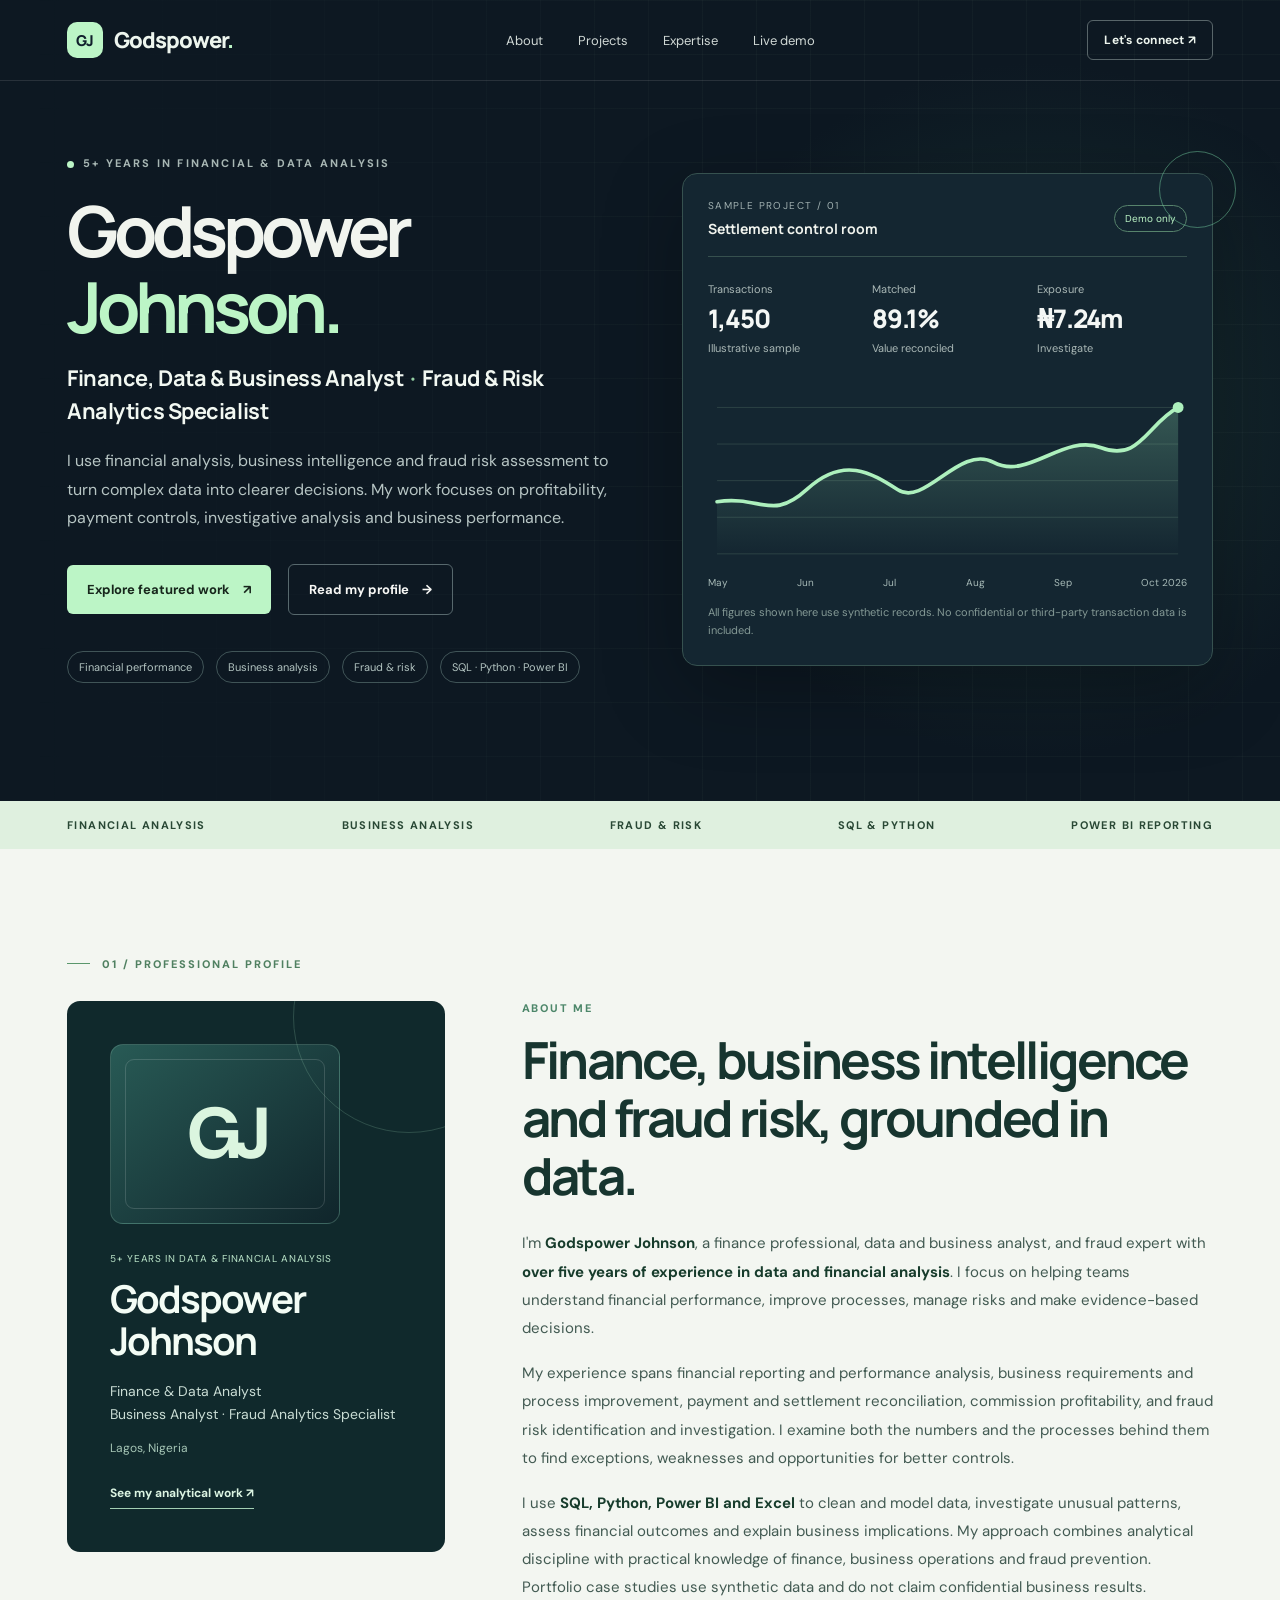
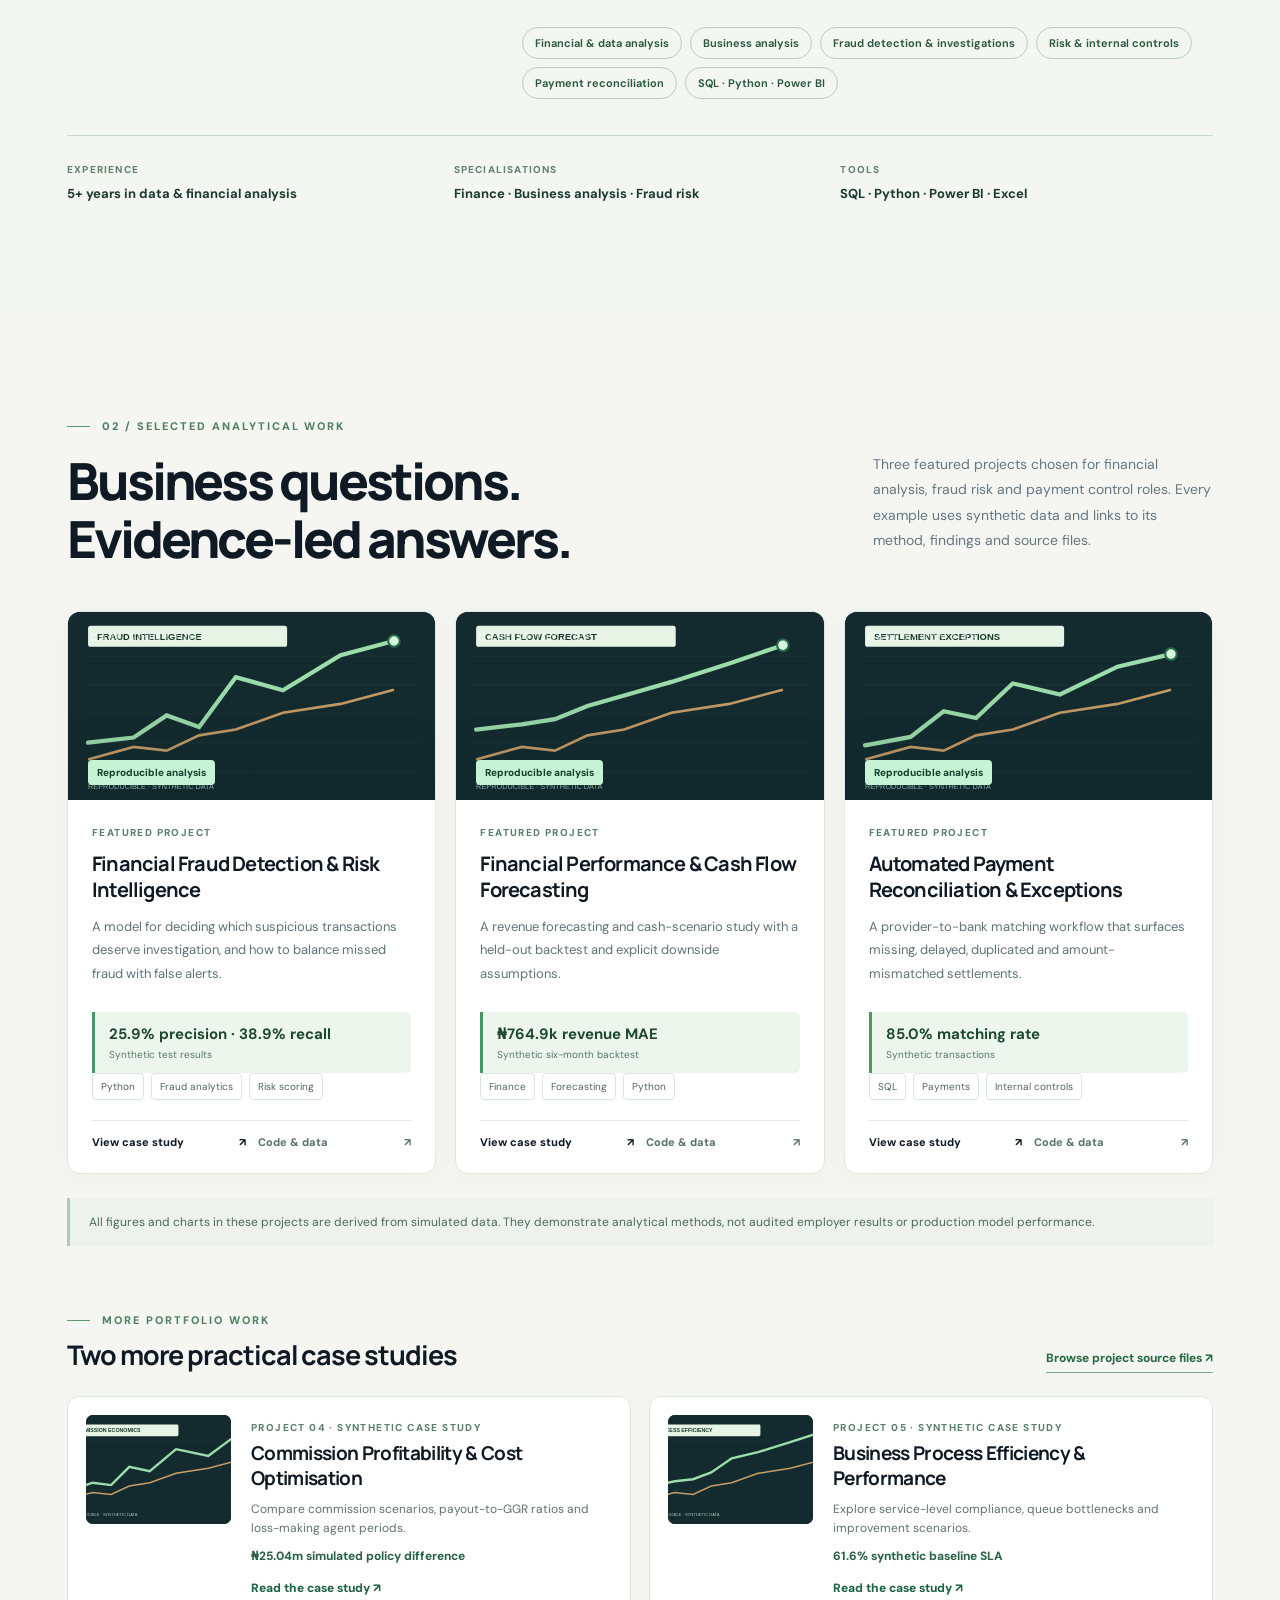
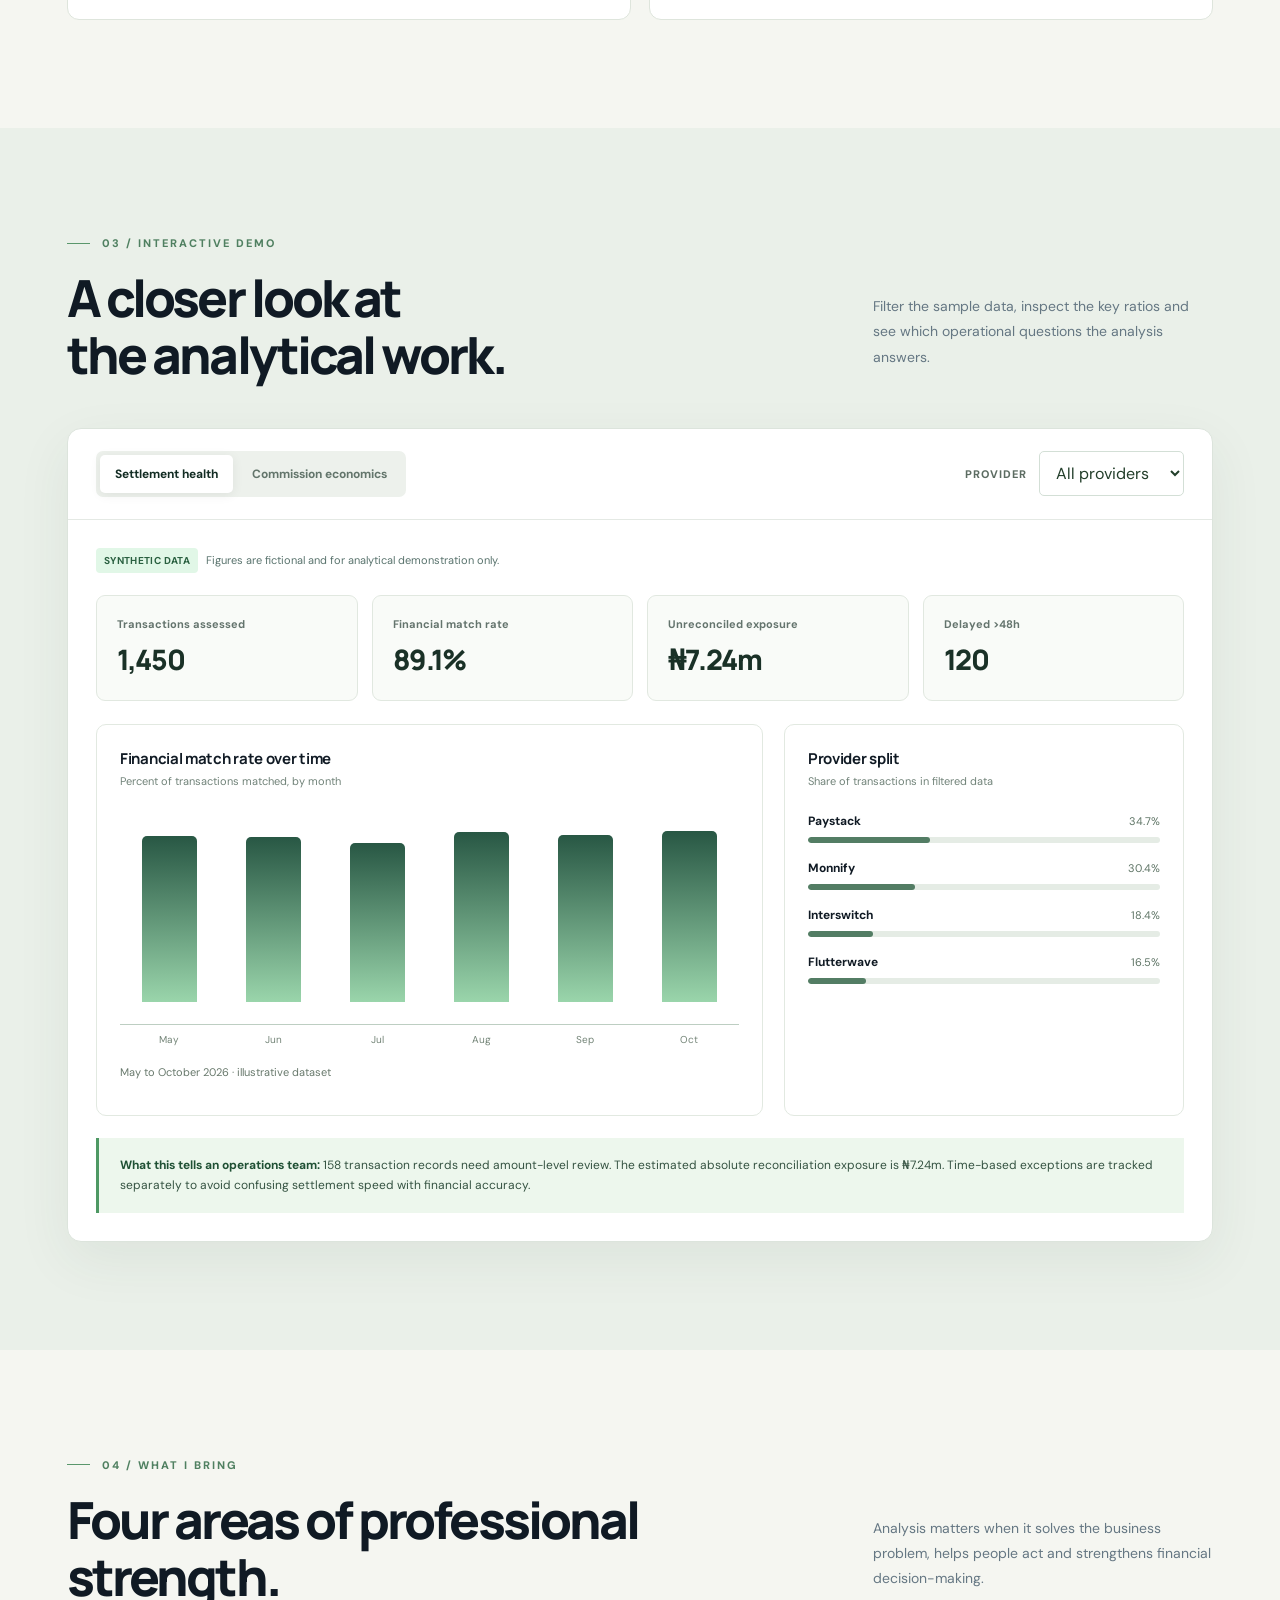
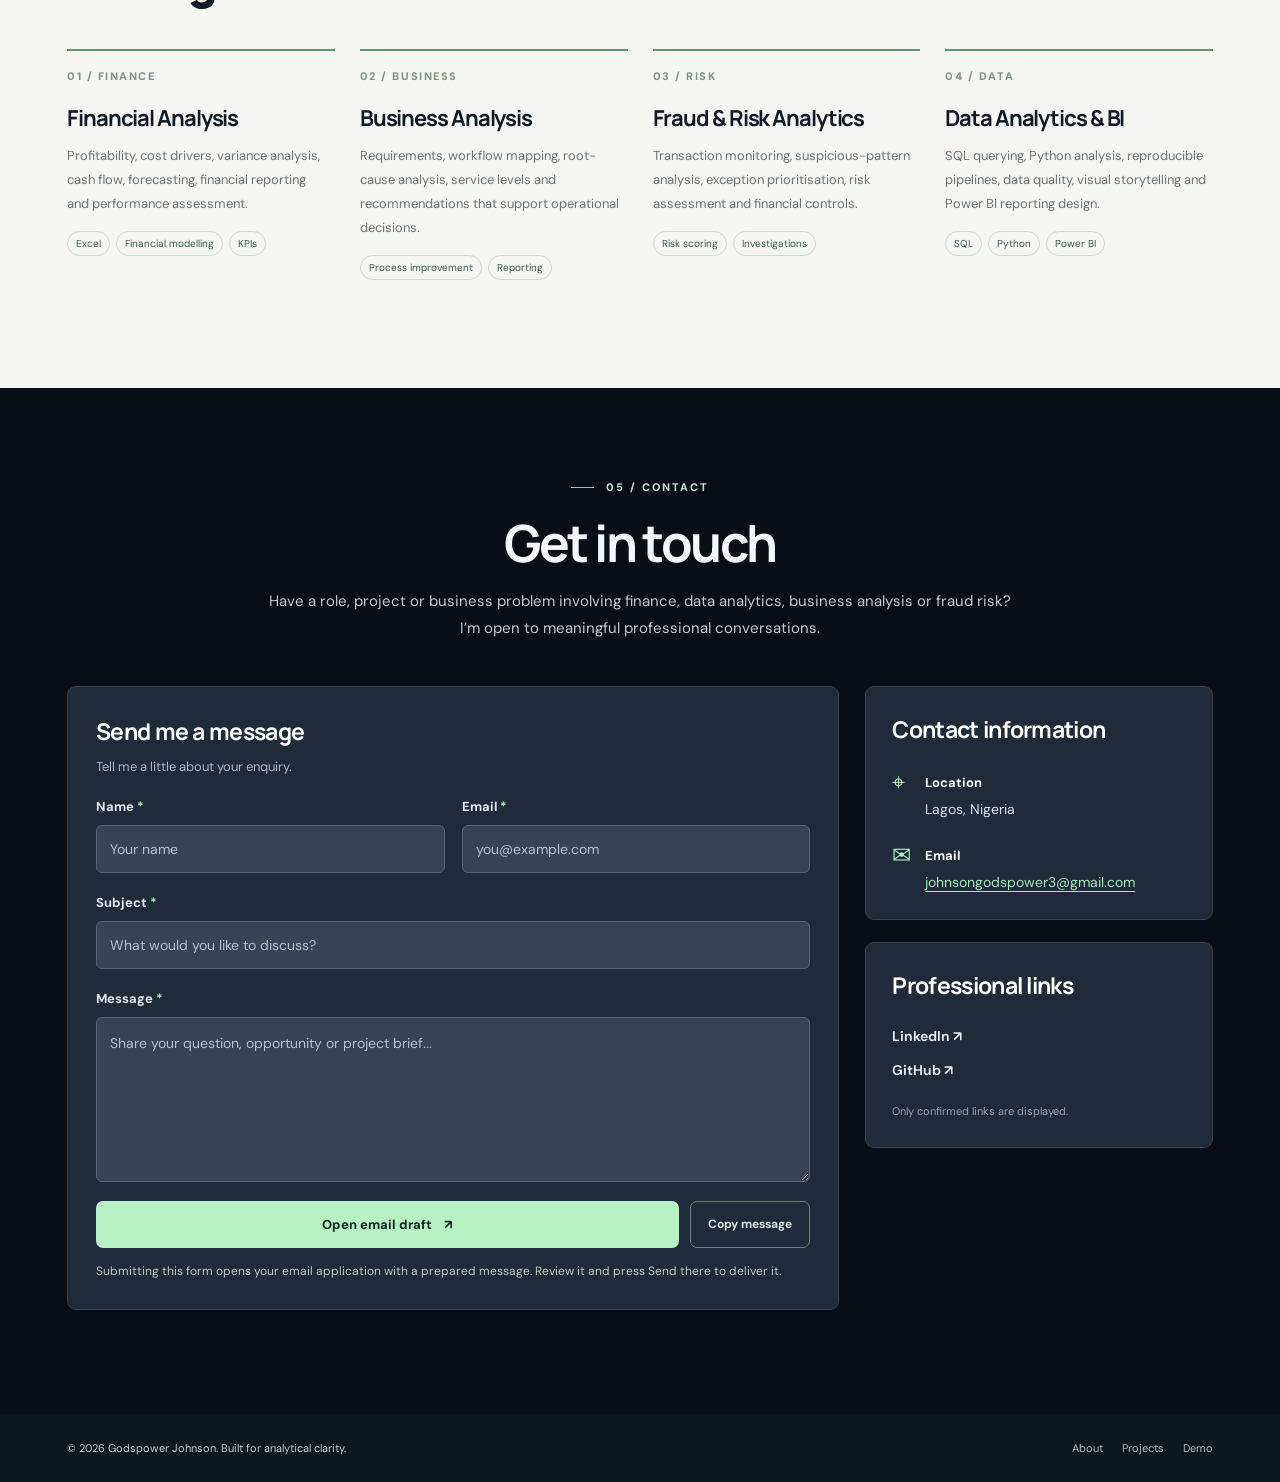
<file: index.html>
<!doctype html>
<html lang="en"><head><meta charset="utf-8"><meta name="viewport" content="width=device-width,initial-scale=1"><meta name="description" content="Godspower Johnson, Finance, Data and Business Analyst with 5+ years of analytical experience. Specialising in financial analytics, fraud risk, payments, SQL, Python and Power BI."><meta name="theme-color" content="#0d1822"><meta property="og:title" content="Godspower Johnson | Finance, Data & Business Analytics"><meta property="og:description" content="5+ years in data and financial analysis. Explore finance, fraud risk, business analysis and payment operations case studies built with SQL and Python."><meta property="og:type" content="website"><title>Godspower Johnson | Finance, Data, Business & Fraud Analytics</title><link rel="stylesheet" href="assets/styles.css"></head>
<body>
<header class="nav"><div class="container nav-inner"><a class="brand" href="#home" aria-label="Homepage"><span class="brand-mark">GJ</span><span>Godspower<span style="color:#bcf5c6">.</span></span></a><nav class="nav-links" aria-label="Main menu"><a href="#about">About</a><a href="#work">Projects</a><a href="#expertise">Expertise</a><a href="#demo">Live demo</a></nav><a class="nav-cta" href="#contact">Let's connect ↗</a><nav class="mobile-nav" aria-label="Mobile menu"><a href="#work">Projects</a><a href="#about">About</a><a href="#contact">Contact</a></nav></div></header>
<main id="home">
<section class="hero"><div class="container hero-grid"><div class="hero-intro">
<div class="eyebrow"><span class="dot"></span>5+ YEARS IN FINANCIAL &amp; DATA ANALYSIS</div>
<h1>Godspower<br><span>Johnson.</span></h1>
<p class="hero-role">Finance, Data &amp; Business Analyst <span aria-hidden="true">·</span> Fraud &amp; Risk Analytics Specialist</p>
<p class="hero-description">I use financial analysis, business intelligence and fraud risk assessment to turn complex data into clearer decisions. My work focuses on profitability, payment controls, investigative analysis and business performance.</p>
<div class="hero-actions"><a class="btn btn-primary" href="#work">Explore featured work <span aria-hidden="true">↗</span></a><a class="btn btn-secondary" href="#about">Read my profile <span aria-hidden="true">→</span></a></div>
<div class="hero-tags"><span>Financial performance</span><span>Business analysis</span><span>Fraud &amp; risk</span><span>SQL · Python · Power BI</span></div>
</div><div class="snapshot" aria-label="Synthetic payment reconciliation dashboard preview"><div class="snapshot-head"><div><div class="mini-label">Sample project / 01</div><div class="panel-title" style="margin-top:7px">Settlement control room</div></div><div class="live-pill">Demo only</div></div><div class="stat-grid"><div><div class="stat-caption">Transactions</div><div class="stat-val" id="heroTx">1,450</div><div class="stat-caption">Illustrative sample</div></div><div><div class="stat-caption">Matched</div><div class="stat-val" id="heroMatch">—</div><div class="stat-caption">Value reconciled</div></div><div><div class="stat-caption">Exposure</div><div class="stat-val" id="heroGap">—</div><div class="stat-caption">Investigate</div></div></div><div class="snapshot-chart"><svg role="img" aria-label="Decorative illustration of settlement matching over six months" viewBox="0 0 530 200" preserveAspectRatio="none"><defs><linearGradient id="graphFade" x1="0" x2="0" y1="0" y2="1"><stop stop-color="#93e5b5" stop-opacity=".26"/><stop offset="1" stop-color="#93e5b5" stop-opacity="0"/></linearGradient></defs><g stroke="#46605a" stroke-width="1" opacity=".52"><path d="M10 30H520 M10 70H520 M10 110H520 M10 150H520 M10 190H520"/></g><path d="M10 133 C60 126,70 155,110 119 S180 101,210 120 S278 70,316 90 S393 58,435 74 S486 48,520 30 L520 190 L10 190 Z" fill="url(#graphFade)"/><path d="M10 133 C60 126,70 155,110 119 S180 101,210 120 S278 70,316 90 S393 58,435 74 S486 48,520 30" fill="none" stroke="#adf0bd" stroke-width="4" stroke-linecap="round"/><circle cx="520" cy="30" r="6" fill="#adf0bd"/></svg></div><div class="snapshot-footer"><span>May</span><span>Jun</span><span>Jul</span><span>Aug</span><span>Sep</span><span>Oct 2026</span></div><p class="footnote">All figures shown here use synthetic records. No confidential or third-party transaction data is included.</p></div></div></section>
<div class="strip"><div class="container strip-inner"><span>FINANCIAL ANALYSIS</span><span>BUSINESS ANALYSIS</span><span>FRAUD &amp; RISK</span><span>SQL &amp; PYTHON</span><span>POWER BI REPORTING</span></div></div>
<section id="about" class="section profile-section" aria-labelledby="profile-title">
<div class="container">
<div class="section-kicker">01 / Professional profile</div>
<div class="profile-layout">
  <aside class="profile-identity" aria-label="Godspower Johnson profile card">
    <div class="profile-avatar" aria-label="Initials GJ, used until a personal headshot is provided"><span>GJ</span></div>
    <div class="profile-availability">5+ years in data &amp; financial analysis</div>
    <h2 class="profile-name">Godspower<br>Johnson</h2>
    <p class="profile-position">Finance &amp; Data Analyst<br>Business Analyst · Fraud Analytics Specialist</p>
    <p class="profile-location">Lagos, Nigeria</p>
    <a class="profile-link" href="#work">See my analytical work ↗</a>
  </aside>
  <div class="profile-story">
    <div class="profile-overline">ABOUT ME</div>
    <h2 id="profile-title">Finance, business intelligence and fraud risk, grounded in data.</h2>
    <p>I'm <strong>Godspower Johnson</strong>, a finance professional, data and business analyst, and fraud expert with <strong>over five years of experience in data and financial analysis</strong>. I focus on helping teams understand financial performance, improve processes, manage risks and make evidence-based decisions.</p>
    <p>My experience spans financial reporting and performance analysis, business requirements and process improvement, payment and settlement reconciliation, commission profitability, and fraud risk identification and investigation. I examine both the numbers and the processes behind them to find exceptions, weaknesses and opportunities for better controls.</p>
    <p>I use <strong>SQL, Python, Power BI and Excel</strong> to clean and model data, investigate unusual patterns, assess financial outcomes and explain business implications. My approach combines analytical discipline with practical knowledge of finance, business operations and fraud prevention. Portfolio case studies use synthetic data and do not claim confidential business results.</p>
    <div class="profile-specialties" aria-label="Professional specialisms"><span>Financial &amp; data analysis</span><span>Business analysis</span><span>Fraud detection &amp; investigations</span><span>Risk &amp; internal controls</span><span>Payment reconciliation</span><span>SQL · Python · Power BI</span></div>
  </div>
</div>
<div class="profile-facts">
  <div><span class="profile-fact-label">EXPERIENCE</span><strong>5+ years in data &amp; financial analysis</strong></div>
  <div><span class="profile-fact-label">SPECIALISATIONS</span><strong>Finance · Business analysis · Fraud risk</strong></div>
  <div><span class="profile-fact-label">TOOLS</span><strong>SQL · Python · Power BI · Excel</strong></div>
</div>
</div>
</section>
<section id="work" class="section work-section" aria-labelledby="featured-title"><div class="container"><div class="section-kicker">02 / Selected analytical work</div><div class="section-head"><h2 id="featured-title">Business questions.<br>Evidence-led answers.</h2><p>Three featured projects chosen for financial analysis, fraud risk and payment control roles. Every example uses synthetic data and links to its method, findings and source files.</p></div>
<div class="projects-grid featured-grid"><article class="project-card featured-card">
<div class="project-art"><img loading="lazy" src="projects/fraud-intelligence/results/preview.svg" alt="Financial Fraud Detection & Risk Intelligence data visualisation"><span class="project-number">CASE STUDY / 01</span><span class="project-badge">Reproducible analysis</span></div>
<div class="card-body"><p class="project-category">FEATURED PROJECT</p><h3>Financial Fraud Detection &amp; Risk Intelligence</h3><p>A model for deciding which suspicious transactions deserve investigation, and how to balance missed fraud with false alerts.</p><div class="project-finding"><strong>25.9% precision · 38.9% recall</strong><span>Synthetic test results</span></div>
<div class="chips"><span class="chip">Python</span><span class="chip">Fraud analytics</span><span class="chip">Risk scoring</span></div>
<div class="project-actions"><a class="card-link" href="projects/fraud-intelligence/index.html">View case study <span aria-hidden="true">↗</span></a><a class="card-link card-link-secondary" href="https://github.com/GodspowerJohn/financial-data-portfolio/tree/main/projects/fraud-intelligence" target="_blank" rel="noopener noreferrer">Code &amp; data <span aria-hidden="true">↗</span></a></div></div></article>
<article class="project-card featured-card">
<div class="project-art"><img loading="lazy" src="projects/cashflow-forecast/results/preview.svg" alt="Financial Performance & Cash Flow Forecasting data visualisation"><span class="project-number">CASE STUDY / 02</span><span class="project-badge">Reproducible analysis</span></div>
<div class="card-body"><p class="project-category">FEATURED PROJECT</p><h3>Financial Performance &amp; Cash Flow Forecasting</h3><p>A revenue forecasting and cash-scenario study with a held-out backtest and explicit downside assumptions.</p><div class="project-finding"><strong>₦764.9k revenue MAE</strong><span>Synthetic six-month backtest</span></div>
<div class="chips"><span class="chip">Finance</span><span class="chip">Forecasting</span><span class="chip">Python</span></div>
<div class="project-actions"><a class="card-link" href="projects/cashflow-forecast/index.html">View case study <span aria-hidden="true">↗</span></a><a class="card-link card-link-secondary" href="https://github.com/GodspowerJohn/financial-data-portfolio/tree/main/projects/cashflow-forecast" target="_blank" rel="noopener noreferrer">Code &amp; data <span aria-hidden="true">↗</span></a></div></div></article>
<article class="project-card featured-card">
<div class="project-art"><img loading="lazy" src="projects/payment-reconciliation/results/preview.svg" alt="Automated Payment Reconciliation & Exceptions data visualisation"><span class="project-number">CASE STUDY / 03</span><span class="project-badge">Reproducible analysis</span></div>
<div class="card-body"><p class="project-category">FEATURED PROJECT</p><h3>Automated Payment Reconciliation &amp; Exceptions</h3><p>A provider-to-bank matching workflow that surfaces missing, delayed, duplicated and amount-mismatched settlements.</p><div class="project-finding"><strong>85.0% matching rate</strong><span>Synthetic transactions</span></div>
<div class="chips"><span class="chip">SQL</span><span class="chip">Payments</span><span class="chip">Internal controls</span></div>
<div class="project-actions"><a class="card-link" href="projects/payment-reconciliation/index.html">View case study <span aria-hidden="true">↗</span></a><a class="card-link card-link-secondary" href="https://github.com/GodspowerJohn/financial-data-portfolio/tree/main/projects/payment-reconciliation" target="_blank" rel="noopener noreferrer">Code &amp; data <span aria-hidden="true">↗</span></a></div></div></article></div>
<div class="project-caveat">All figures and charts in these projects are derived from simulated data. They demonstrate analytical methods, not audited employer results or production model performance.</div>
<div id="all-projects" class="more-head"><div><div class="section-kicker">More portfolio work</div><h3>Two more practical case studies</h3></div><a class="all-code-link" href="https://github.com/GodspowerJohn/financial-data-portfolio/tree/main/projects" target="_blank" rel="noopener noreferrer">Browse project source files ↗</a></div>
<div class="more-projects"><article class="more-project"><img loading="lazy" src="projects/commission-profitability/results/preview.svg" alt="" aria-hidden="true">
<div class="more-project-copy"><span class="project-category">PROJECT 04 · SYNTHETIC CASE STUDY</span><h3>Commission Profitability &amp; Cost Optimisation</h3><p>Compare commission scenarios, payout-to-GGR ratios and loss-making agent periods.</p><p class="more-metric">₦25.04m simulated policy difference</p><a href="projects/commission-profitability/index.html" class="more-link">Read the case study <span aria-hidden="true">↗</span></a></div></article>
<article class="more-project"><img loading="lazy" src="projects/process-efficiency/results/preview.svg" alt="" aria-hidden="true">
<div class="more-project-copy"><span class="project-category">PROJECT 05 · SYNTHETIC CASE STUDY</span><h3>Business Process Efficiency &amp; Performance</h3><p>Explore service-level compliance, queue bottlenecks and improvement scenarios.</p><p class="more-metric">61.6% synthetic baseline SLA</p><a href="projects/process-efficiency/index.html" class="more-link">Read the case study <span aria-hidden="true">↗</span></a></div></article></div>
</div></section>
<section id="demo" class="section demo"><div class="container"><div class="section-kicker">03 / Interactive demo</div><div class="section-head"><h2>A closer look at<br>the analytical work.</h2><p>Filter the sample data, inspect the key ratios and see which operational questions the analysis answers.</p></div><div class="demo-shell"><div class="demo-top"><div class="tabs" role="tablist" aria-label="Choose demonstration"><button id="tab-settlement" class="tab" role="tab" aria-selected="true" aria-controls="demo-contents">Settlement health</button><button id="tab-commission" class="tab" role="tab" aria-selected="false" aria-controls="demo-contents">Commission economics</button></div><div class="filter-group"><label for="demo-filter" id="filter-label">Provider</label><select id="demo-filter" aria-label="Provider"><option value="All">All providers</option></select></div></div><div id="demo-contents" class="demo-content" role="tabpanel"><p class="sample-disclaimer"><strong>SYNTHETIC DATA</strong> Figures are fictional and for analytical demonstration only.</p><div id="kpi-row" class="kpi-row" aria-live="polite"></div><div class="demo-panels"><div class="demo-panel"><h3 id="chart-title">Reconciliation trend</h3><p class="panel-note" id="chart-note">Monthly matched transaction rate</p><div class="bar-chart" id="demo-chart" aria-label="Monthly chart"></div><p class="chart-footer" id="chart-footer">May to October 2026 · illustrative dataset</p></div><div class="demo-panel"><h3 id="breakdown-title">Provider split</h3><p class="panel-note" id="breakdown-note">Share of all transactions</p><div class="breakdown" id="demo-breakdown"></div></div></div><div id="demo-insight" class="demo-insight" aria-live="polite"></div></div></div></div></section>
<section id="expertise" class="section expertise-section"><div class="container"><div class="section-kicker">04 / What I bring</div>
<div class="section-head"><h2>Four areas of professional strength.</h2><p>Analysis matters when it solves the business problem, helps people act and strengthens financial decision-making.</p></div>
<div class="expertise-grid competencies-grid">
<article class="skill-card"><div class="skill-index">01 / FINANCE</div><h3>Financial Analysis</h3><p>Profitability, cost drivers, variance analysis, cash flow, forecasting, financial reporting and performance assessment.</p><div class="skill-tags"><span>Excel</span><span>Financial modelling</span><span>KPIs</span></div></article>
<article class="skill-card"><div class="skill-index">02 / BUSINESS</div><h3>Business Analysis</h3><p>Requirements, workflow mapping, root-cause analysis, service levels and recommendations that support operational decisions.</p><div class="skill-tags"><span>Process improvement</span><span>Reporting</span></div></article>
<article class="skill-card"><div class="skill-index">03 / RISK</div><h3>Fraud &amp; Risk Analytics</h3><p>Transaction monitoring, suspicious-pattern analysis, exception prioritisation, risk assessment and financial controls.</p><div class="skill-tags"><span>Risk scoring</span><span>Investigations</span></div></article>
<article class="skill-card"><div class="skill-index">04 / DATA</div><h3>Data Analytics &amp; BI</h3><p>SQL querying, Python analysis, reproducible pipelines, data quality, visual storytelling and Power BI reporting design.</p><div class="skill-tags"><span>SQL</span><span>Python</span><span>Power BI</span></div></article>
</div></div></section>
<section id="contact" class="contact-section" aria-labelledby="contact-heading">
  <div class="container">
    <div class="contact-intro">
      <div class="section-kicker">05 / Contact</div>
      <h2 id="contact-heading">Get in touch</h2>
      <p>Have a role, project or business problem involving finance, data analytics, business analysis or fraud risk? I’m open to meaningful professional conversations.</p>
    </div>
    <div class="contact-layout">
      <div class="contact-panel contact-form-panel">
        <h3>Send me a message</h3>
        <p class="contact-form-help">Tell me a little about your enquiry.</p>
        <form id="contact-form" novalidate>
          <div class="contact-form-grid">
            <div class="contact-field">
              <label for="contact-name">Name <span aria-hidden="true">*</span></label>
              <input id="contact-name" name="name" type="text" placeholder="Your name" autocomplete="name" minlength="2" maxlength="100" required>
            </div>
            <div class="contact-field">
              <label for="contact-email">Email <span aria-hidden="true">*</span></label>
              <input id="contact-email" name="email" type="email" placeholder="you@example.com" autocomplete="email" maxlength="180" required>
            </div>
            <div class="contact-field full">
              <label for="contact-subject">Subject <span aria-hidden="true">*</span></label>
              <input id="contact-subject" name="subject" type="text" placeholder="What would you like to discuss?" maxlength="150" required>
            </div>
            <div class="contact-field full">
              <label for="contact-message">Message <span aria-hidden="true">*</span></label>
              <textarea id="contact-message" name="message" rows="6" placeholder="Share your question, opportunity or project brief..." minlength="10" maxlength="4000" required></textarea>
            </div>
          </div>
          <div class="contact-honeypot" aria-hidden="true"><label for="contact-website">Leave this field empty</label><input id="contact-website" name="website" autocomplete="off" tabindex="-1"></div>
          <div class="contact-form-actions">
            <button type="submit" class="contact-submit">Open email draft <span aria-hidden="true">↗</span></button>
            <button type="button" id="contact-copy" class="contact-copy">Copy message</button>
          </div>
          <p id="contact-status" class="contact-status" role="status" aria-live="polite">Submitting this form opens your email application with a prepared message. Review it and press Send there to deliver it.</p>
        </form>
      </div>
      <aside class="contact-side" aria-label="Contact details and professional links">
        <div class="contact-panel">
          <h3>Contact information</h3>
          <div class="contact-detail">
            <span class="contact-icon" aria-hidden="true">⌖</span>
            <div><strong>Location</strong><p>Lagos, Nigeria</p></div>
          </div>
          <div class="contact-detail">
            <span class="contact-icon" aria-hidden="true">✉</span>
            <div><strong>Email</strong><p id="contact-email-display">Contact email to be added</p></div>
          </div>
        </div>
        <div class="contact-panel">
          <h3>Professional links</h3>
          <div id="contact-social-links" class="contact-social-links"></div>
          <p class="contact-social-note">Only confirmed links are displayed.</p>
        </div>
      </aside>
    </div>
  </div>
</section>
</main><footer class="footer"><div class="container footer-inner"><span>© <span id="year">2026</span> Godspower Johnson. Built for analytical clarity.</span><div class="footer-links"><a href="#about">About</a><a href="#work">Projects</a><a href="#demo">Demo</a></div></div></footer><script src="assets/config.js"></script><script src="assets/demo-data.js"></script><script src="assets/app.js"></script></body></html>
</file>
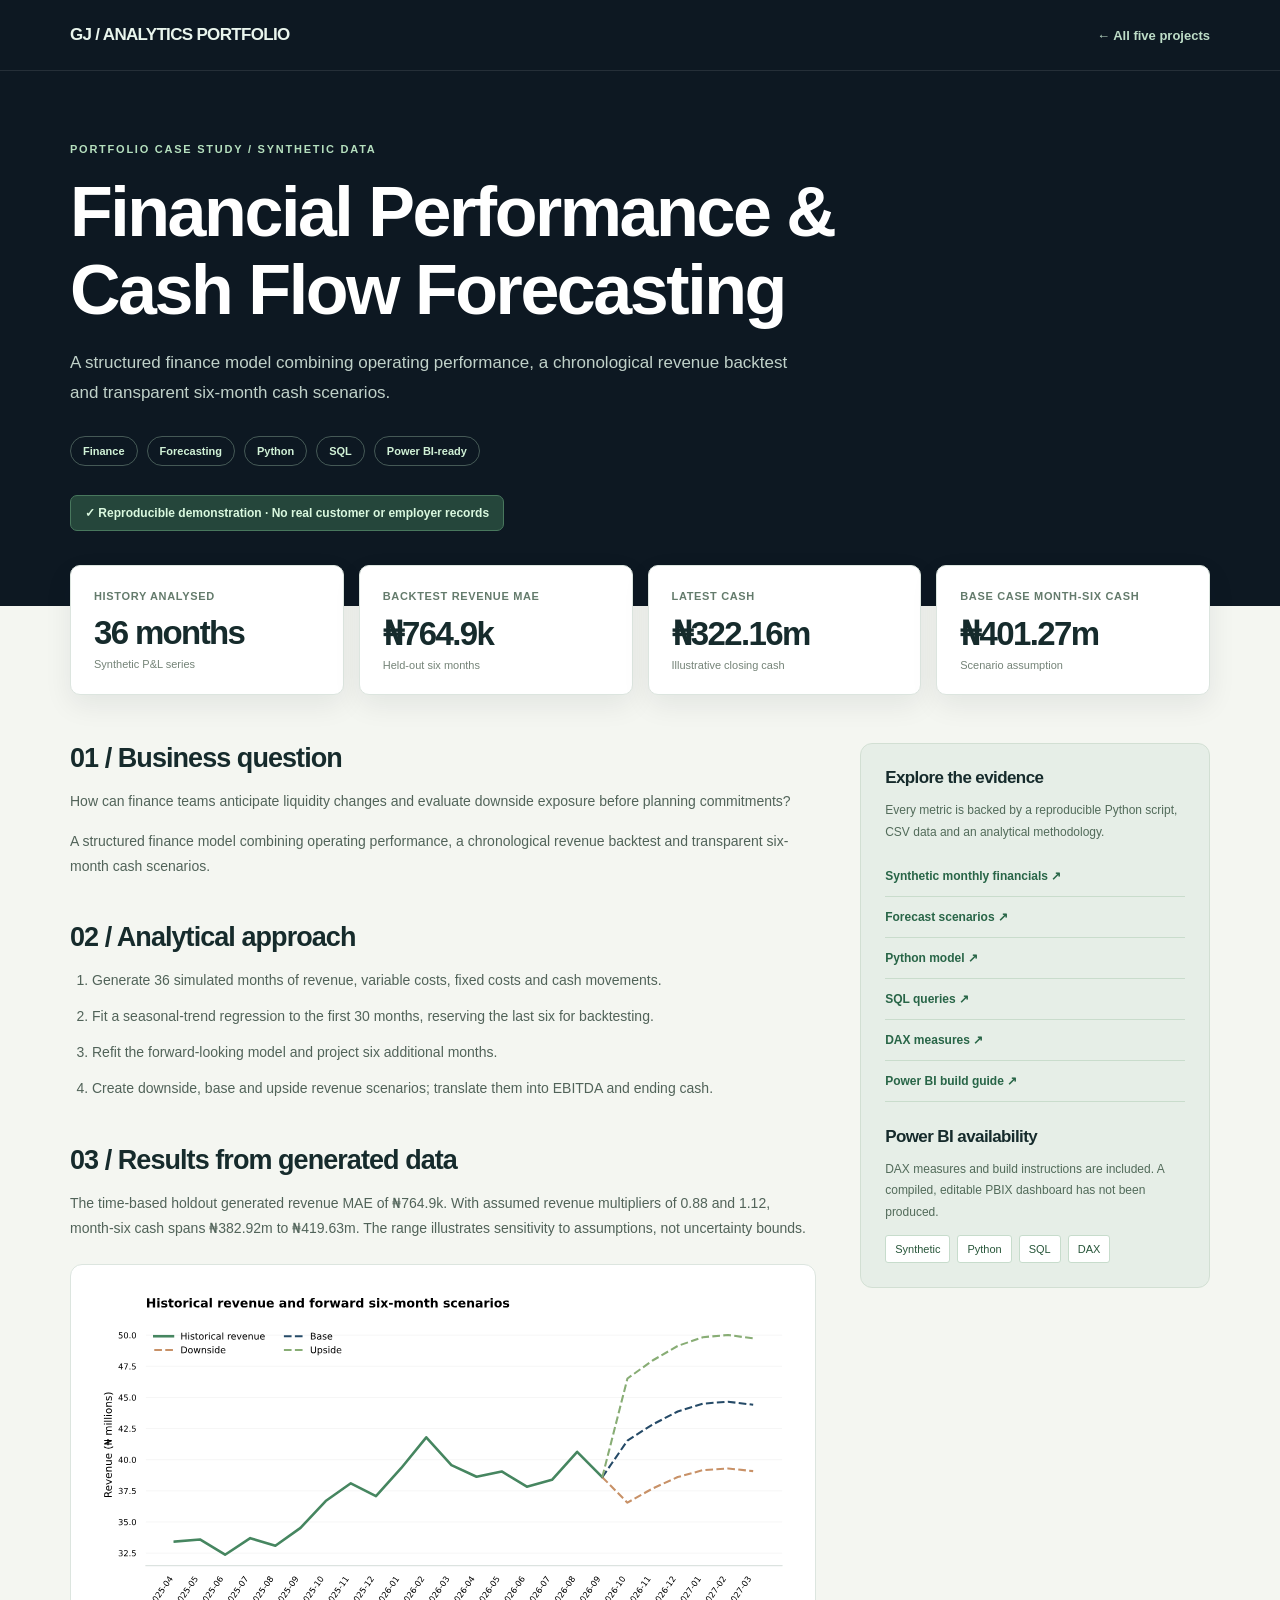
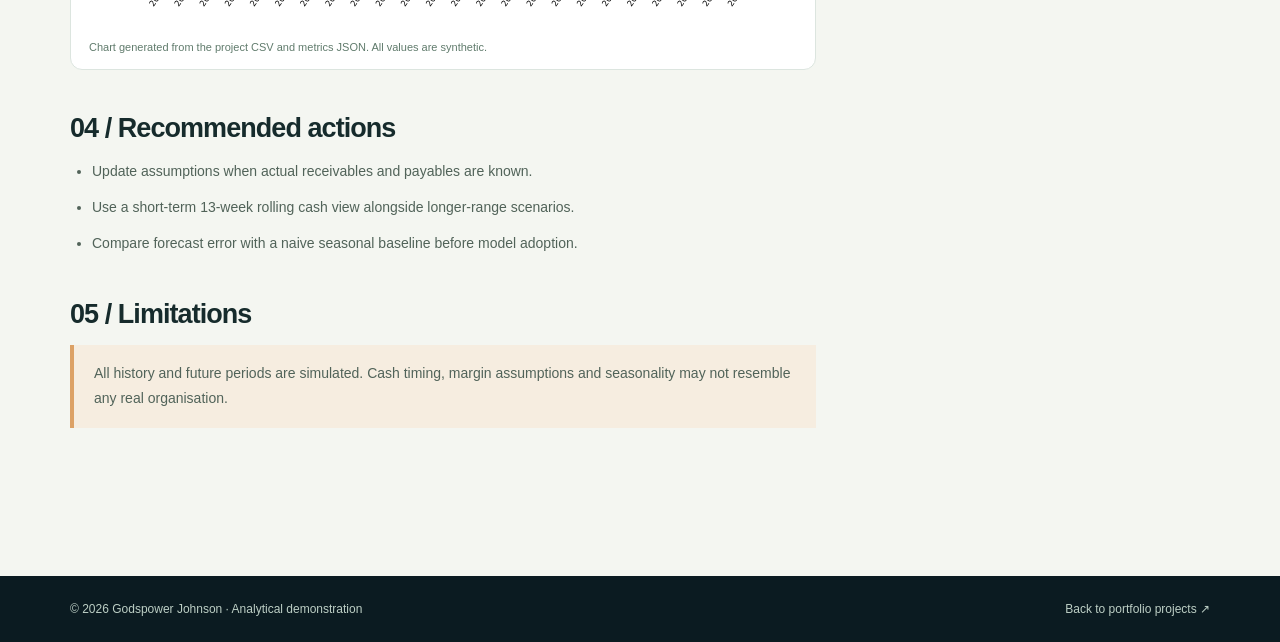
<file: projects/cashflow-forecast/index.html>
<!doctype html><html lang="en"><head><meta charset="utf-8"><meta name="viewport" content="width=device-width, initial-scale=1"><meta name="description" content="Forecast revenue, EBITDA and liquidity with holdout testing and scenario analysis."><title>Financial Performance &amp; Cash Flow Forecasting | Godspower Johnson</title><link rel="stylesheet" href="../project.css"></head>
 <body><div class="topbar"><div class="container bar-inner"><a class="logo" href="../../index.html#home">GJ / ANALYTICS PORTFOLIO</a><a class="back" href="../../index.html#work">← All five projects</a></div></div>
 <header class="hero"><div class="container"><div class="eyebrow">PORTFOLIO CASE STUDY / SYNTHETIC DATA</div><h1>Financial Performance &amp; Cash Flow Forecasting</h1><p>A structured finance model combining operating performance, a chronological revenue backtest and transparent six-month cash scenarios.</p><div class="tag-list"><span class="tag">Finance</span><span class="tag">Forecasting</span><span class="tag">Python</span><span class="tag">SQL</span><span class="tag">Power BI-ready</span></div><div class="synthetic">✓ Reproducible demonstration · No real customer or employer records</div></div></header>
 <main class="page"><div class="container"><div class="metric-grid"><div class="metric"><div class="label">History analysed</div><div class="value">36 months</div><div class="note">Synthetic P&amp;L series</div></div><div class="metric"><div class="label">Backtest revenue MAE</div><div class="value">₦764.9k</div><div class="note">Held-out six months</div></div><div class="metric"><div class="label">Latest cash</div><div class="value">₦322.16m</div><div class="note">Illustrative closing cash</div></div><div class="metric"><div class="label">Base case month-six cash</div><div class="value">₦401.27m</div><div class="note">Scenario assumption</div></div></div><div class="layout"><div class="content">
 <section class="section"><h2>01 / Business question</h2><p>How can finance teams anticipate liquidity changes and evaluate downside exposure before planning commitments?</p><p>A structured finance model combining operating performance, a chronological revenue backtest and transparent six-month cash scenarios.</p></section>
 <section class="section"><h2>02 / Analytical approach</h2><ol><li>Generate 36 simulated months of revenue, variable costs, fixed costs and cash movements.</li><li>Fit a seasonal-trend regression to the first 30 months, reserving the last six for backtesting.</li><li>Refit the forward-looking model and project six additional months.</li><li>Create downside, base and upside revenue scenarios; translate them into EBITDA and ending cash.</li></ol></section>
 <section class="section"><h2>03 / Results from generated data</h2><p>The time-based holdout generated revenue MAE of ₦764.9k. With assumed revenue multipliers of 0.88 and 1.12, month-six cash spans ₦382.92m to ₦419.63m. The range illustrates sensitivity to assumptions, not uncertainty bounds.</p><figure class="diagram"><img src="results/summary.svg" alt="Reproducible chart for Financial Performance &amp; Cash Flow Forecasting" loading="lazy"><figcaption>Chart generated from the project CSV and metrics JSON. All values are synthetic.</figcaption></figure></section>
 <section class="section"><h2>04 / Recommended actions</h2><ul><li>Update assumptions when actual receivables and payables are known.</li><li>Use a short-term 13-week rolling cash view alongside longer-range scenarios.</li><li>Compare forecast error with a naive seasonal baseline before model adoption.</li></ul></section>
 <section class="section"><h2>05 / Limitations</h2><p class="evidence caution">All history and future periods are simulated. Cash timing, margin assumptions and seasonality may not resemble any real organisation.</p></section>
 </div><aside class="side"><h3>Explore the evidence</h3><p>Every metric is backed by a reproducible Python script, CSV data and an analytical methodology.</p><a class="resource" href="data/monthly_financials.csv" download>Synthetic monthly financials ↗</a><a class="resource" href="data/forecast_scenarios.csv" download>Forecast scenarios ↗</a><a class="resource" href="src/run.py" download>Python model ↗</a><a class="resource" href="src/analysis.sql" download>SQL queries ↗</a><a class="resource" href="powerbi/measures.dax" download>DAX measures ↗</a><a class="resource" href="powerbi/REPORT_SPEC.md" download>Power BI build guide ↗</a>
 <h3 style="margin-top:25px">Power BI availability</h3><p>DAX measures and build instructions are included. A compiled, editable PBIX dashboard has not been produced.</p><div class="pills"><span class="pill">Synthetic</span><span class="pill">Python</span><span class="pill">SQL</span><span class="pill">DAX</span></div></aside></div></div></main>
 <footer class="mini-footer"><div class="container"><span>© 2026 Godspower Johnson · Analytical demonstration</span><a href="../../index.html#work">Back to portfolio projects ↗</a></div></footer></body></html>
</file>
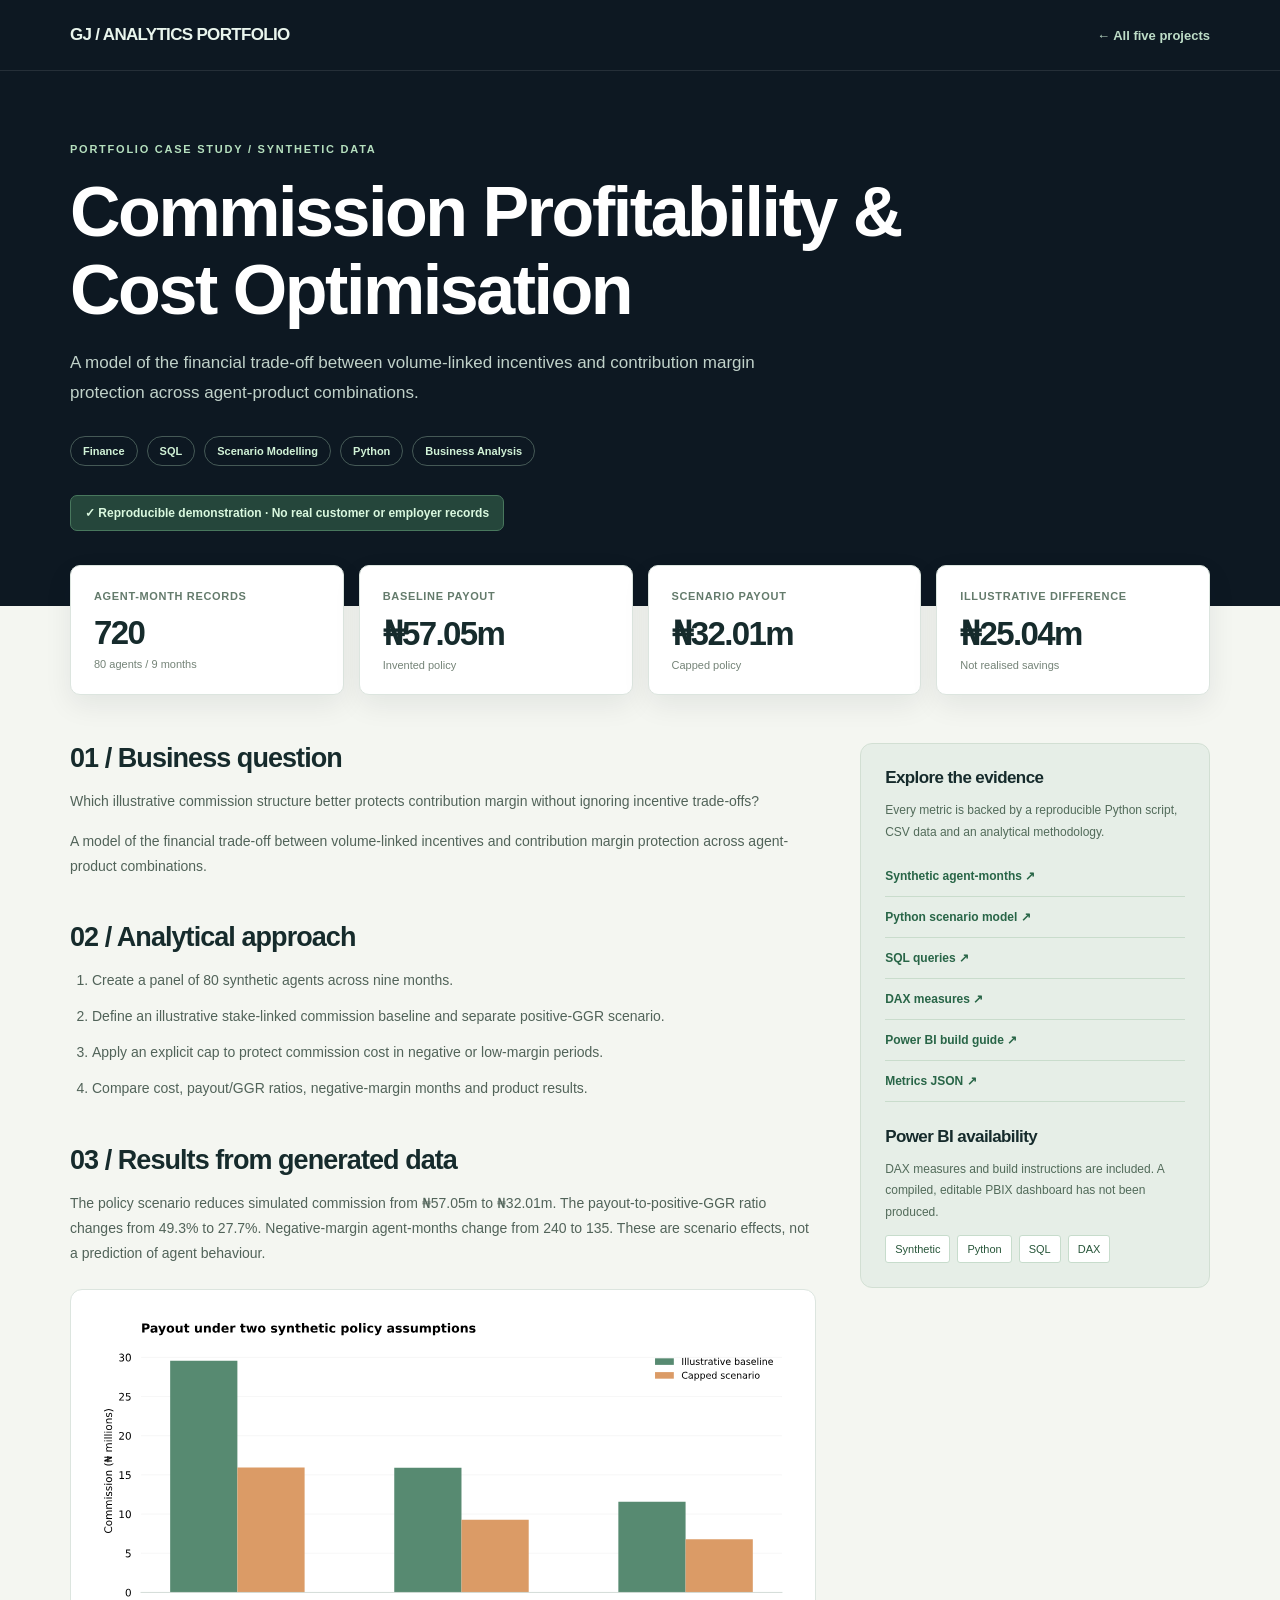
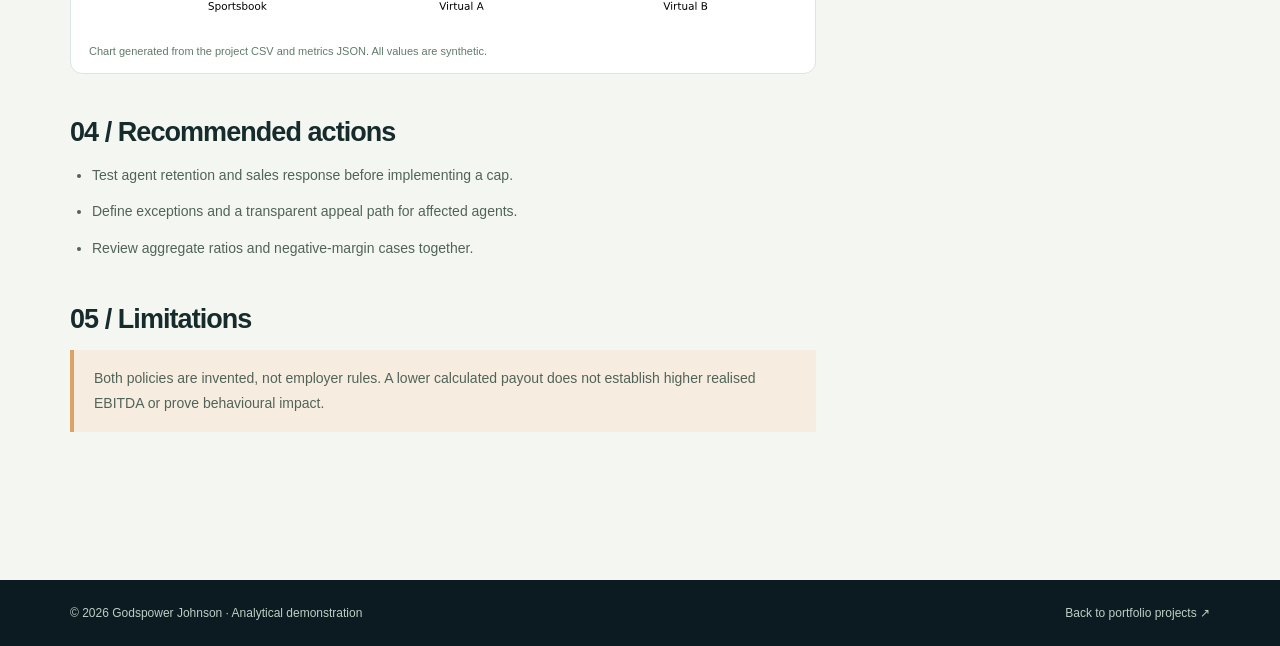
<file: projects/commission-profitability/index.html>
<!doctype html><html lang="en"><head><meta charset="utf-8"><meta name="viewport" content="width=device-width, initial-scale=1"><meta name="description" content="Stress-test agent incentives, cost-to-GGR ratios and scenario caps by product."><title>Commission Profitability &amp; Cost Optimisation | Godspower Johnson</title><link rel="stylesheet" href="../project.css"></head>
 <body><div class="topbar"><div class="container bar-inner"><a class="logo" href="../../index.html#home">GJ / ANALYTICS PORTFOLIO</a><a class="back" href="../../index.html#work">← All five projects</a></div></div>
 <header class="hero"><div class="container"><div class="eyebrow">PORTFOLIO CASE STUDY / SYNTHETIC DATA</div><h1>Commission Profitability &amp; Cost Optimisation</h1><p>A model of the financial trade-off between volume-linked incentives and contribution margin protection across agent-product combinations.</p><div class="tag-list"><span class="tag">Finance</span><span class="tag">SQL</span><span class="tag">Scenario Modelling</span><span class="tag">Python</span><span class="tag">Business Analysis</span></div><div class="synthetic">✓ Reproducible demonstration · No real customer or employer records</div></div></header>
 <main class="page"><div class="container"><div class="metric-grid"><div class="metric"><div class="label">Agent-month records</div><div class="value">720</div><div class="note">80 agents / 9 months</div></div><div class="metric"><div class="label">Baseline payout</div><div class="value">₦57.05m</div><div class="note">Invented policy</div></div><div class="metric"><div class="label">Scenario payout</div><div class="value">₦32.01m</div><div class="note">Capped policy</div></div><div class="metric"><div class="label">Illustrative difference</div><div class="value">₦25.04m</div><div class="note">Not realised savings</div></div></div><div class="layout"><div class="content">
 <section class="section"><h2>01 / Business question</h2><p>Which illustrative commission structure better protects contribution margin without ignoring incentive trade-offs?</p><p>A model of the financial trade-off between volume-linked incentives and contribution margin protection across agent-product combinations.</p></section>
 <section class="section"><h2>02 / Analytical approach</h2><ol><li>Create a panel of 80 synthetic agents across nine months.</li><li>Define an illustrative stake-linked commission baseline and separate positive-GGR scenario.</li><li>Apply an explicit cap to protect commission cost in negative or low-margin periods.</li><li>Compare cost, payout/GGR ratios, negative-margin months and product results.</li></ol></section>
 <section class="section"><h2>03 / Results from generated data</h2><p>The policy scenario reduces simulated commission from ₦57.05m to ₦32.01m. The payout-to-positive-GGR ratio changes from 49.3% to 27.7%. Negative-margin agent-months change from 240 to 135. These are scenario effects, not a prediction of agent behaviour.</p><figure class="diagram"><img src="results/summary.svg" alt="Reproducible chart for Commission Profitability &amp; Cost Optimisation" loading="lazy"><figcaption>Chart generated from the project CSV and metrics JSON. All values are synthetic.</figcaption></figure></section>
 <section class="section"><h2>04 / Recommended actions</h2><ul><li>Test agent retention and sales response before implementing a cap.</li><li>Define exceptions and a transparent appeal path for affected agents.</li><li>Review aggregate ratios and negative-margin cases together.</li></ul></section>
 <section class="section"><h2>05 / Limitations</h2><p class="evidence caution">Both policies are invented, not employer rules. A lower calculated payout does not establish higher realised EBITDA or prove behavioural impact.</p></section>
 </div><aside class="side"><h3>Explore the evidence</h3><p>Every metric is backed by a reproducible Python script, CSV data and an analytical methodology.</p><a class="resource" href="data/agent_months.csv" download>Synthetic agent-months ↗</a><a class="resource" href="src/run.py" download>Python scenario model ↗</a><a class="resource" href="src/analysis.sql" download>SQL queries ↗</a><a class="resource" href="powerbi/measures.dax" download>DAX measures ↗</a><a class="resource" href="powerbi/REPORT_SPEC.md" download>Power BI build guide ↗</a><a class="resource" href="results/metrics.json" download>Metrics JSON ↗</a>
 <h3 style="margin-top:25px">Power BI availability</h3><p>DAX measures and build instructions are included. A compiled, editable PBIX dashboard has not been produced.</p><div class="pills"><span class="pill">Synthetic</span><span class="pill">Python</span><span class="pill">SQL</span><span class="pill">DAX</span></div></aside></div></div></main>
 <footer class="mini-footer"><div class="container"><span>© 2026 Godspower Johnson · Analytical demonstration</span><a href="../../index.html#work">Back to portfolio projects ↗</a></div></footer></body></html>
</file>
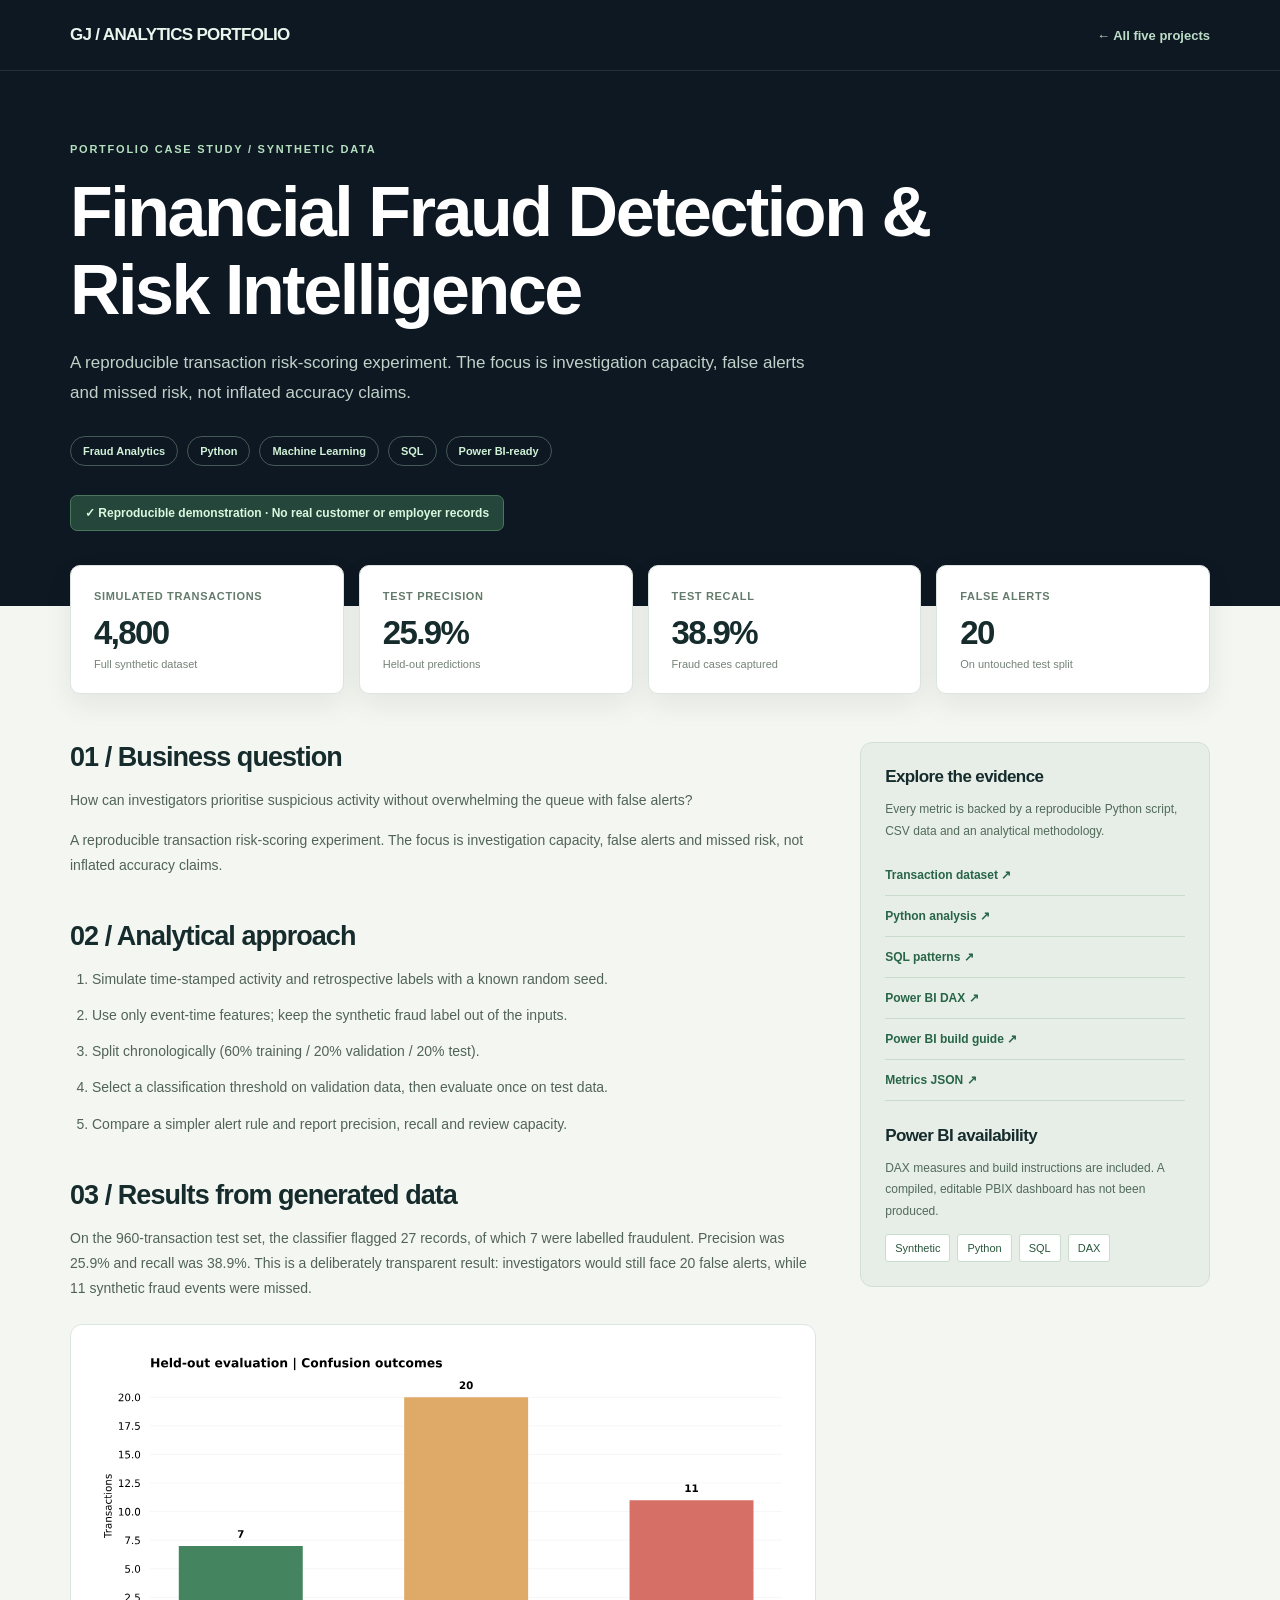
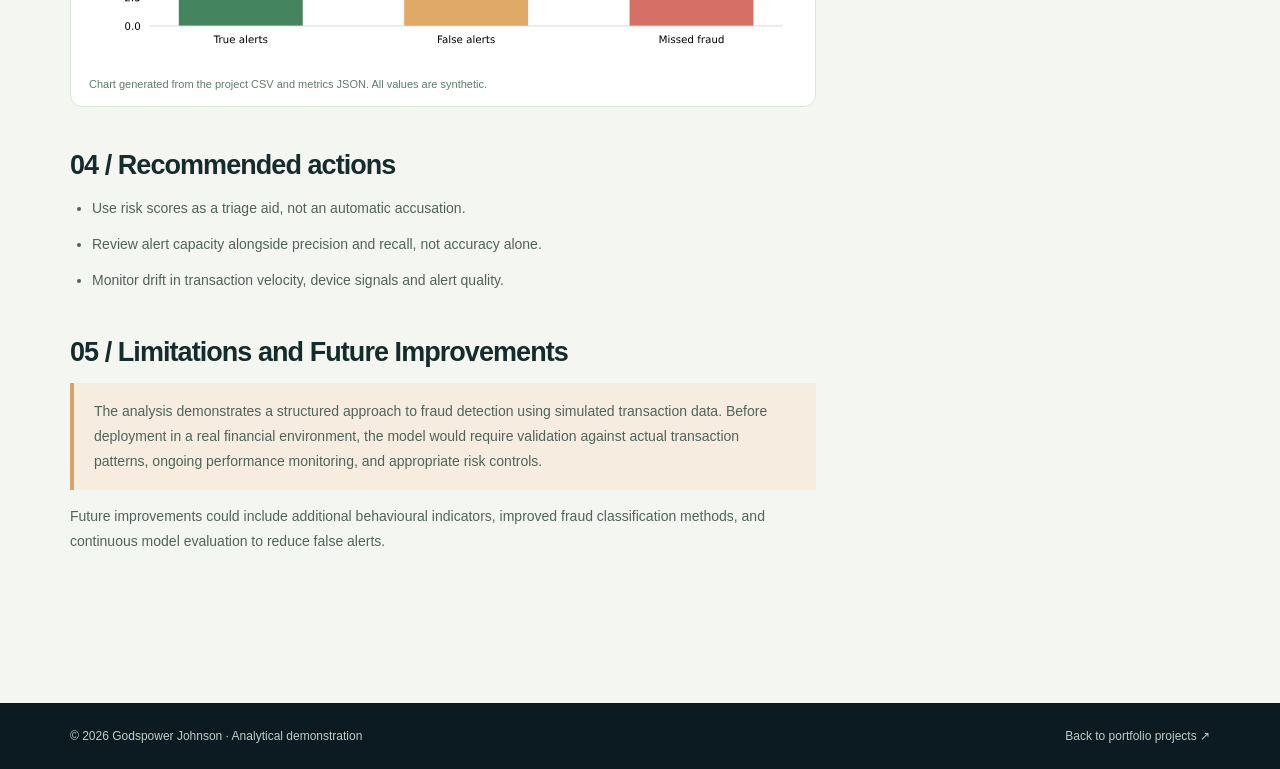
<file: projects/fraud-intelligence/index.html>
<!doctype html><html lang="en"><head><meta charset="utf-8"><meta name="viewport" content="width=device-width, initial-scale=1"><meta name="description" content="Fraud scoring with chronological validation, baseline rules and investigator-oriented metrics."><title>Financial Fraud Detection &amp; Risk Intelligence | Godspower Johnson</title><link rel="stylesheet" href="../project.css"></head>
 <body><div class="topbar"><div class="container bar-inner"><a class="logo" href="../../index.html#home">GJ / ANALYTICS PORTFOLIO</a><a class="back" href="../../index.html#work">← All five projects</a></div></div>
 <header class="hero"><div class="container"><div class="eyebrow">PORTFOLIO CASE STUDY / SYNTHETIC DATA</div><h1>Financial Fraud Detection &amp; Risk Intelligence</h1><p>A reproducible transaction risk-scoring experiment. The focus is investigation capacity, false alerts and missed risk, not inflated accuracy claims.</p><div class="tag-list"><span class="tag">Fraud Analytics</span><span class="tag">Python</span><span class="tag">Machine Learning</span><span class="tag">SQL</span><span class="tag">Power BI-ready</span></div><div class="synthetic">✓ Reproducible demonstration · No real customer or employer records</div></div></header>
 <main class="page"><div class="container"><div class="metric-grid"><div class="metric"><div class="label">Simulated transactions</div><div class="value">4,800</div><div class="note">Full synthetic dataset</div></div><div class="metric"><div class="label">Test precision</div><div class="value">25.9%</div><div class="note">Held-out predictions</div></div><div class="metric"><div class="label">Test recall</div><div class="value">38.9%</div><div class="note">Fraud cases captured</div></div><div class="metric"><div class="label">False alerts</div><div class="value">20</div><div class="note">On untouched test split</div></div></div><div class="layout"><div class="content">
 <section class="section"><h2>01 / Business question</h2><p>How can investigators prioritise suspicious activity without overwhelming the queue with false alerts?</p><p>A reproducible transaction risk-scoring experiment. The focus is investigation capacity, false alerts and missed risk, not inflated accuracy claims.</p></section>
 <section class="section"><h2>02 / Analytical approach</h2><ol><li>Simulate time-stamped activity and retrospective labels with a known random seed.</li><li>Use only event-time features; keep the synthetic fraud label out of the inputs.</li><li>Split chronologically (60% training / 20% validation / 20% test).</li><li>Select a classification threshold on validation data, then evaluate once on test data.</li><li>Compare a simpler alert rule and report precision, recall and review capacity.</li></ol></section>
 <section class="section"><h2>03 / Results from generated data</h2><p>On the 960-transaction test set, the classifier flagged 27 records, of which 7 were labelled fraudulent. Precision was 25.9% and recall was 38.9%. This is a deliberately transparent result: investigators would still face 20 false alerts, while 11 synthetic fraud events were missed.</p><figure class="diagram"><img src="results/summary.svg" alt="Reproducible chart for Financial Fraud Detection &amp; Risk Intelligence" loading="lazy"><figcaption>Chart generated from the project CSV and metrics JSON. All values are synthetic.</figcaption></figure></section>
 <section class="section"><h2>04 / Recommended actions</h2><ul><li>Use risk scores as a triage aid, not an automatic accusation.</li><li>Review alert capacity alongside precision and recall, not accuracy alone.</li><li>Monitor drift in transaction velocity, device signals and alert quality.</li></ul></section>
 <section class="section"><h2>05 / Limitations and Future Improvements</h2><p class="evidence caution">The analysis demonstrates a structured approach to fraud detection using simulated transaction data. Before deployment in a real financial environment, the model would require validation against actual transaction patterns, ongoing performance monitoring, and appropriate risk controls.</p><p>Future improvements could include additional behavioural indicators, improved fraud classification methods, and continuous model evaluation to reduce false alerts.</p></section>
 </div><aside class="side"><h3>Explore the evidence</h3><p>Every metric is backed by a reproducible Python script, CSV data and an analytical methodology.</p><a class="resource" href="data/transactions.csv" download>Transaction dataset ↗</a><a class="resource" href="src/run.py" download>Python analysis ↗</a><a class="resource" href="src/analysis.sql" download>SQL patterns ↗</a><a class="resource" href="powerbi/measures.dax" download>Power BI DAX ↗</a><a class="resource" href="powerbi/REPORT_SPEC.md" download>Power BI build guide ↗</a><a class="resource" href="results/metrics.json" download>Metrics JSON ↗</a>
 <h3 style="margin-top:25px">Power BI availability</h3><p>DAX measures and build instructions are included. A compiled, editable PBIX dashboard has not been produced.</p><div class="pills"><span class="pill">Synthetic</span><span class="pill">Python</span><span class="pill">SQL</span><span class="pill">DAX</span></div></aside></div></div></main>
 <footer class="mini-footer"><div class="container"><span>© 2026 Godspower Johnson · Analytical demonstration</span><a href="../../index.html#work">Back to portfolio projects ↗</a></div></footer></body></html>
</file>
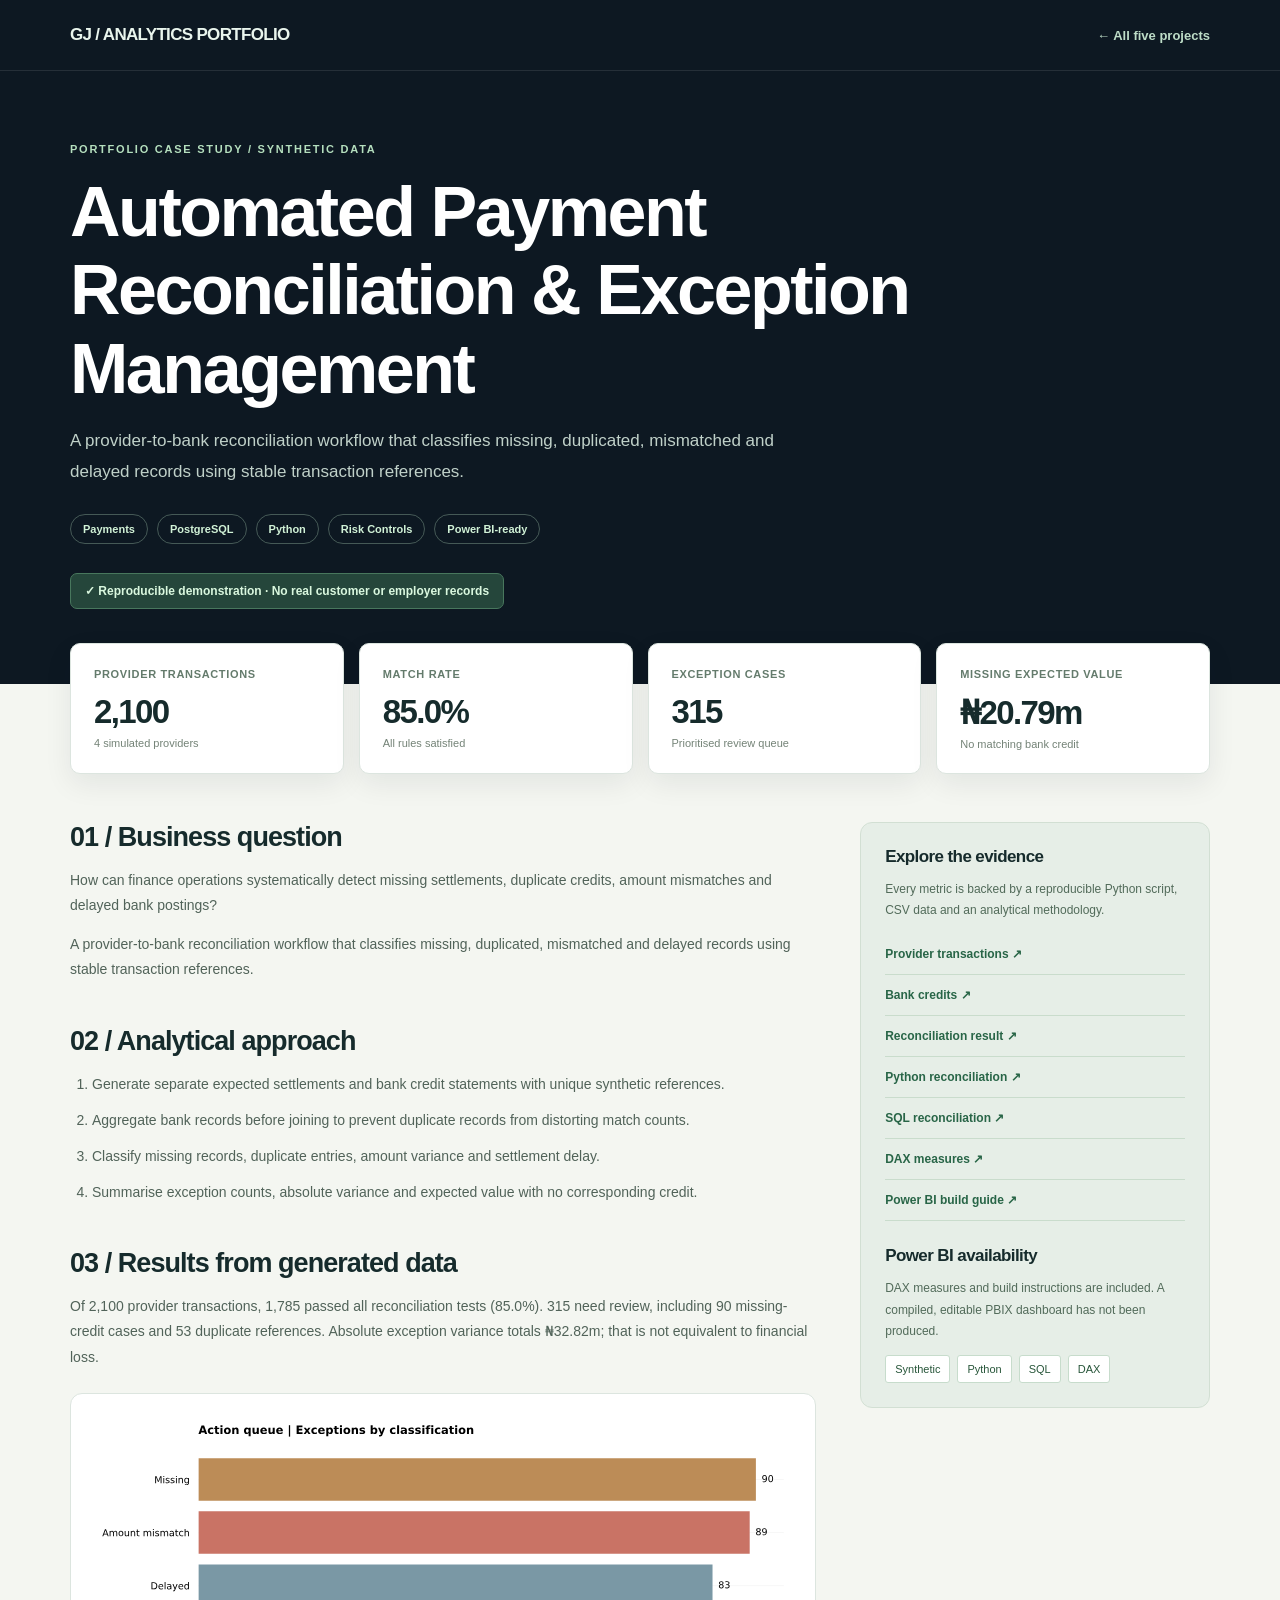
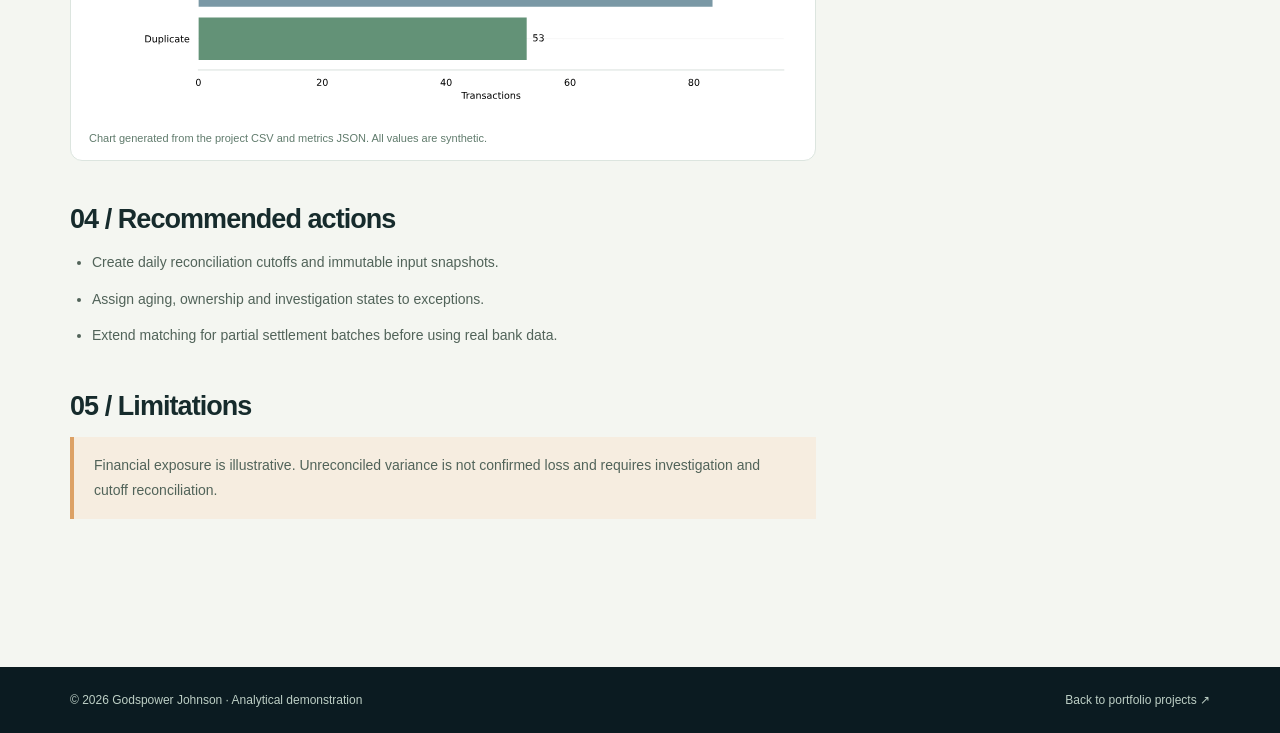
<file: projects/payment-reconciliation/index.html>
<!doctype html><html lang="en"><head><meta charset="utf-8"><meta name="viewport" content="width=device-width, initial-scale=1"><meta name="description" content="Reconcile synthetic payment-provider events against bank credits and triage exceptions."><title>Automated Payment Reconciliation &amp; Exception Management | Godspower Johnson</title><link rel="stylesheet" href="../project.css"></head>
 <body><div class="topbar"><div class="container bar-inner"><a class="logo" href="../../index.html#home">GJ / ANALYTICS PORTFOLIO</a><a class="back" href="../../index.html#work">← All five projects</a></div></div>
 <header class="hero"><div class="container"><div class="eyebrow">PORTFOLIO CASE STUDY / SYNTHETIC DATA</div><h1>Automated Payment Reconciliation &amp; Exception Management</h1><p>A provider-to-bank reconciliation workflow that classifies missing, duplicated, mismatched and delayed records using stable transaction references.</p><div class="tag-list"><span class="tag">Payments</span><span class="tag">PostgreSQL</span><span class="tag">Python</span><span class="tag">Risk Controls</span><span class="tag">Power BI-ready</span></div><div class="synthetic">✓ Reproducible demonstration · No real customer or employer records</div></div></header>
 <main class="page"><div class="container"><div class="metric-grid"><div class="metric"><div class="label">Provider transactions</div><div class="value">2,100</div><div class="note">4 simulated providers</div></div><div class="metric"><div class="label">Match rate</div><div class="value">85.0%</div><div class="note">All rules satisfied</div></div><div class="metric"><div class="label">Exception cases</div><div class="value">315</div><div class="note">Prioritised review queue</div></div><div class="metric"><div class="label">Missing expected value</div><div class="value">₦20.79m</div><div class="note">No matching bank credit</div></div></div><div class="layout"><div class="content">
 <section class="section"><h2>01 / Business question</h2><p>How can finance operations systematically detect missing settlements, duplicate credits, amount mismatches and delayed bank postings?</p><p>A provider-to-bank reconciliation workflow that classifies missing, duplicated, mismatched and delayed records using stable transaction references.</p></section>
 <section class="section"><h2>02 / Analytical approach</h2><ol><li>Generate separate expected settlements and bank credit statements with unique synthetic references.</li><li>Aggregate bank records before joining to prevent duplicate records from distorting match counts.</li><li>Classify missing records, duplicate entries, amount variance and settlement delay.</li><li>Summarise exception counts, absolute variance and expected value with no corresponding credit.</li></ol></section>
 <section class="section"><h2>03 / Results from generated data</h2><p>Of 2,100 provider transactions, 1,785 passed all reconciliation tests (85.0%). 315 need review, including 90 missing-credit cases and 53 duplicate references. Absolute exception variance totals ₦32.82m; that is not equivalent to financial loss.</p><figure class="diagram"><img src="results/summary.svg" alt="Reproducible chart for Automated Payment Reconciliation &amp; Exception Management" loading="lazy"><figcaption>Chart generated from the project CSV and metrics JSON. All values are synthetic.</figcaption></figure></section>
 <section class="section"><h2>04 / Recommended actions</h2><ul><li>Create daily reconciliation cutoffs and immutable input snapshots.</li><li>Assign aging, ownership and investigation states to exceptions.</li><li>Extend matching for partial settlement batches before using real bank data.</li></ul></section>
 <section class="section"><h2>05 / Limitations</h2><p class="evidence caution">Financial exposure is illustrative. Unreconciled variance is not confirmed loss and requires investigation and cutoff reconciliation.</p></section>
 </div><aside class="side"><h3>Explore the evidence</h3><p>Every metric is backed by a reproducible Python script, CSV data and an analytical methodology.</p><a class="resource" href="data/provider_transactions.csv" download>Provider transactions ↗</a><a class="resource" href="data/bank_credits.csv" download>Bank credits ↗</a><a class="resource" href="data/reconciliation_output.csv" download>Reconciliation result ↗</a><a class="resource" href="src/run.py" download>Python reconciliation ↗</a><a class="resource" href="src/analysis.sql" download>SQL reconciliation ↗</a><a class="resource" href="powerbi/measures.dax" download>DAX measures ↗</a><a class="resource" href="powerbi/REPORT_SPEC.md" download>Power BI build guide ↗</a>
 <h3 style="margin-top:25px">Power BI availability</h3><p>DAX measures and build instructions are included. A compiled, editable PBIX dashboard has not been produced.</p><div class="pills"><span class="pill">Synthetic</span><span class="pill">Python</span><span class="pill">SQL</span><span class="pill">DAX</span></div></aside></div></div></main>
 <footer class="mini-footer"><div class="container"><span>© 2026 Godspower Johnson · Analytical demonstration</span><a href="../../index.html#work">Back to portfolio projects ↗</a></div></footer></body></html>
</file>
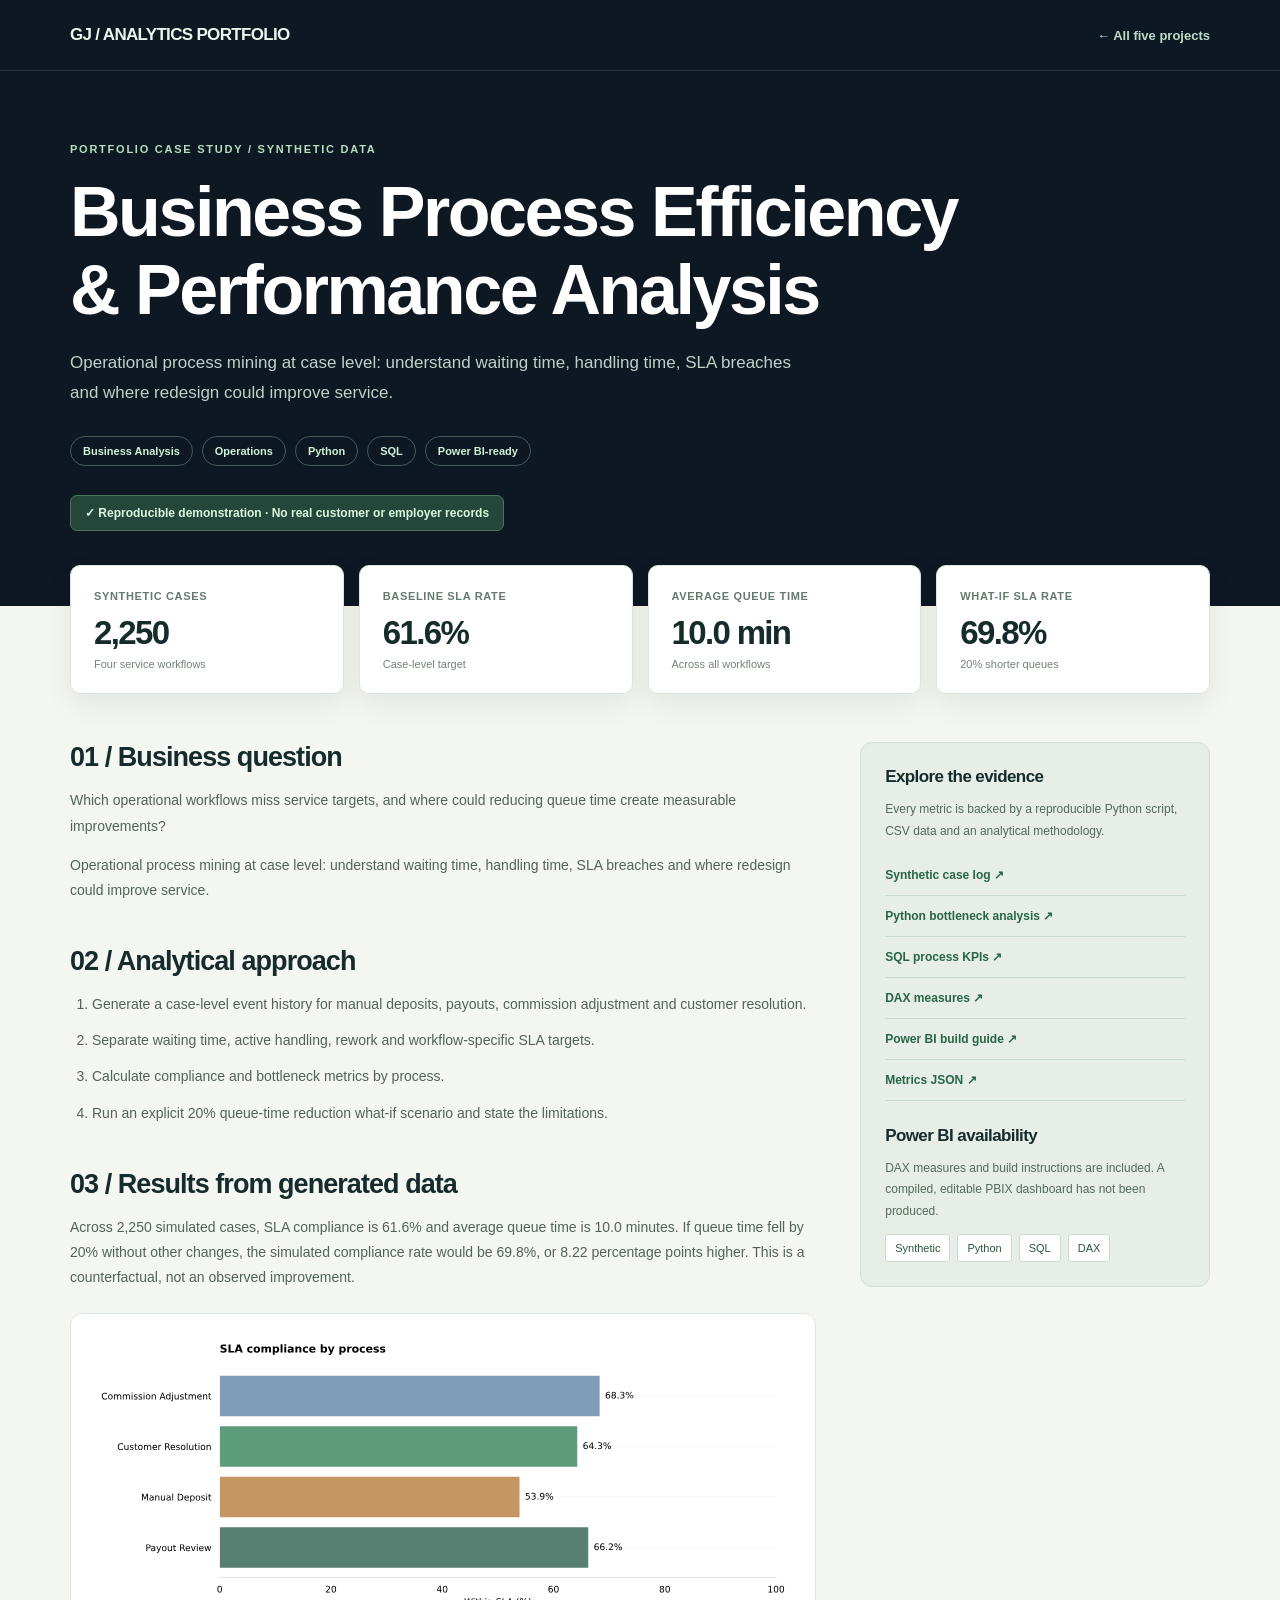
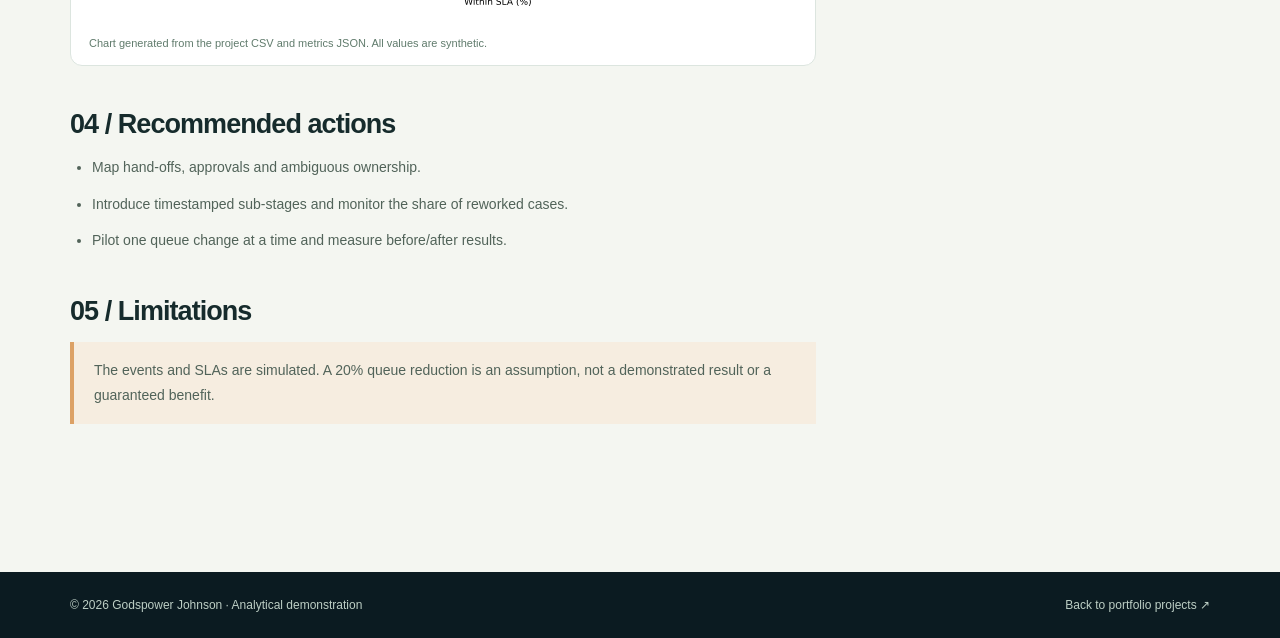
<file: projects/process-efficiency/index.html>
<!doctype html><html lang="en"><head><meta charset="utf-8"><meta name="viewport" content="width=device-width, initial-scale=1"><meta name="description" content="Identify workflow bottlenecks, rework and potential SLA gains through a controlled scenario."><title>Business Process Efficiency &amp; Performance Analysis | Godspower Johnson</title><link rel="stylesheet" href="../project.css"></head>
 <body><div class="topbar"><div class="container bar-inner"><a class="logo" href="../../index.html#home">GJ / ANALYTICS PORTFOLIO</a><a class="back" href="../../index.html#work">← All five projects</a></div></div>
 <header class="hero"><div class="container"><div class="eyebrow">PORTFOLIO CASE STUDY / SYNTHETIC DATA</div><h1>Business Process Efficiency &amp; Performance Analysis</h1><p>Operational process mining at case level: understand waiting time, handling time, SLA breaches and where redesign could improve service.</p><div class="tag-list"><span class="tag">Business Analysis</span><span class="tag">Operations</span><span class="tag">Python</span><span class="tag">SQL</span><span class="tag">Power BI-ready</span></div><div class="synthetic">✓ Reproducible demonstration · No real customer or employer records</div></div></header>
 <main class="page"><div class="container"><div class="metric-grid"><div class="metric"><div class="label">Synthetic cases</div><div class="value">2,250</div><div class="note">Four service workflows</div></div><div class="metric"><div class="label">Baseline SLA rate</div><div class="value">61.6%</div><div class="note">Case-level target</div></div><div class="metric"><div class="label">Average queue time</div><div class="value">10.0 min</div><div class="note">Across all workflows</div></div><div class="metric"><div class="label">What-if SLA rate</div><div class="value">69.8%</div><div class="note">20% shorter queues</div></div></div><div class="layout"><div class="content">
 <section class="section"><h2>01 / Business question</h2><p>Which operational workflows miss service targets, and where could reducing queue time create measurable improvements?</p><p>Operational process mining at case level: understand waiting time, handling time, SLA breaches and where redesign could improve service.</p></section>
 <section class="section"><h2>02 / Analytical approach</h2><ol><li>Generate a case-level event history for manual deposits, payouts, commission adjustment and customer resolution.</li><li>Separate waiting time, active handling, rework and workflow-specific SLA targets.</li><li>Calculate compliance and bottleneck metrics by process.</li><li>Run an explicit 20% queue-time reduction what-if scenario and state the limitations.</li></ol></section>
 <section class="section"><h2>03 / Results from generated data</h2><p>Across 2,250 simulated cases, SLA compliance is 61.6% and average queue time is 10.0 minutes. If queue time fell by 20% without other changes, the simulated compliance rate would be 69.8%, or 8.22 percentage points higher. This is a counterfactual, not an observed improvement.</p><figure class="diagram"><img src="results/summary.svg" alt="Reproducible chart for Business Process Efficiency &amp; Performance Analysis" loading="lazy"><figcaption>Chart generated from the project CSV and metrics JSON. All values are synthetic.</figcaption></figure></section>
 <section class="section"><h2>04 / Recommended actions</h2><ul><li>Map hand-offs, approvals and ambiguous ownership.</li><li>Introduce timestamped sub-stages and monitor the share of reworked cases.</li><li>Pilot one queue change at a time and measure before/after results.</li></ul></section>
 <section class="section"><h2>05 / Limitations</h2><p class="evidence caution">The events and SLAs are simulated. A 20% queue reduction is an assumption, not a demonstrated result or a guaranteed benefit.</p></section>
 </div><aside class="side"><h3>Explore the evidence</h3><p>Every metric is backed by a reproducible Python script, CSV data and an analytical methodology.</p><a class="resource" href="data/process_cases.csv" download>Synthetic case log ↗</a><a class="resource" href="src/run.py" download>Python bottleneck analysis ↗</a><a class="resource" href="src/analysis.sql" download>SQL process KPIs ↗</a><a class="resource" href="powerbi/measures.dax" download>DAX measures ↗</a><a class="resource" href="powerbi/REPORT_SPEC.md" download>Power BI build guide ↗</a><a class="resource" href="results/metrics.json" download>Metrics JSON ↗</a>
 <h3 style="margin-top:25px">Power BI availability</h3><p>DAX measures and build instructions are included. A compiled, editable PBIX dashboard has not been produced.</p><div class="pills"><span class="pill">Synthetic</span><span class="pill">Python</span><span class="pill">SQL</span><span class="pill">DAX</span></div></aside></div></div></main>
 <footer class="mini-footer"><div class="container"><span>© 2026 Godspower Johnson · Analytical demonstration</span><a href="../../index.html#work">Back to portfolio projects ↗</a></div></footer></body></html>
</file>
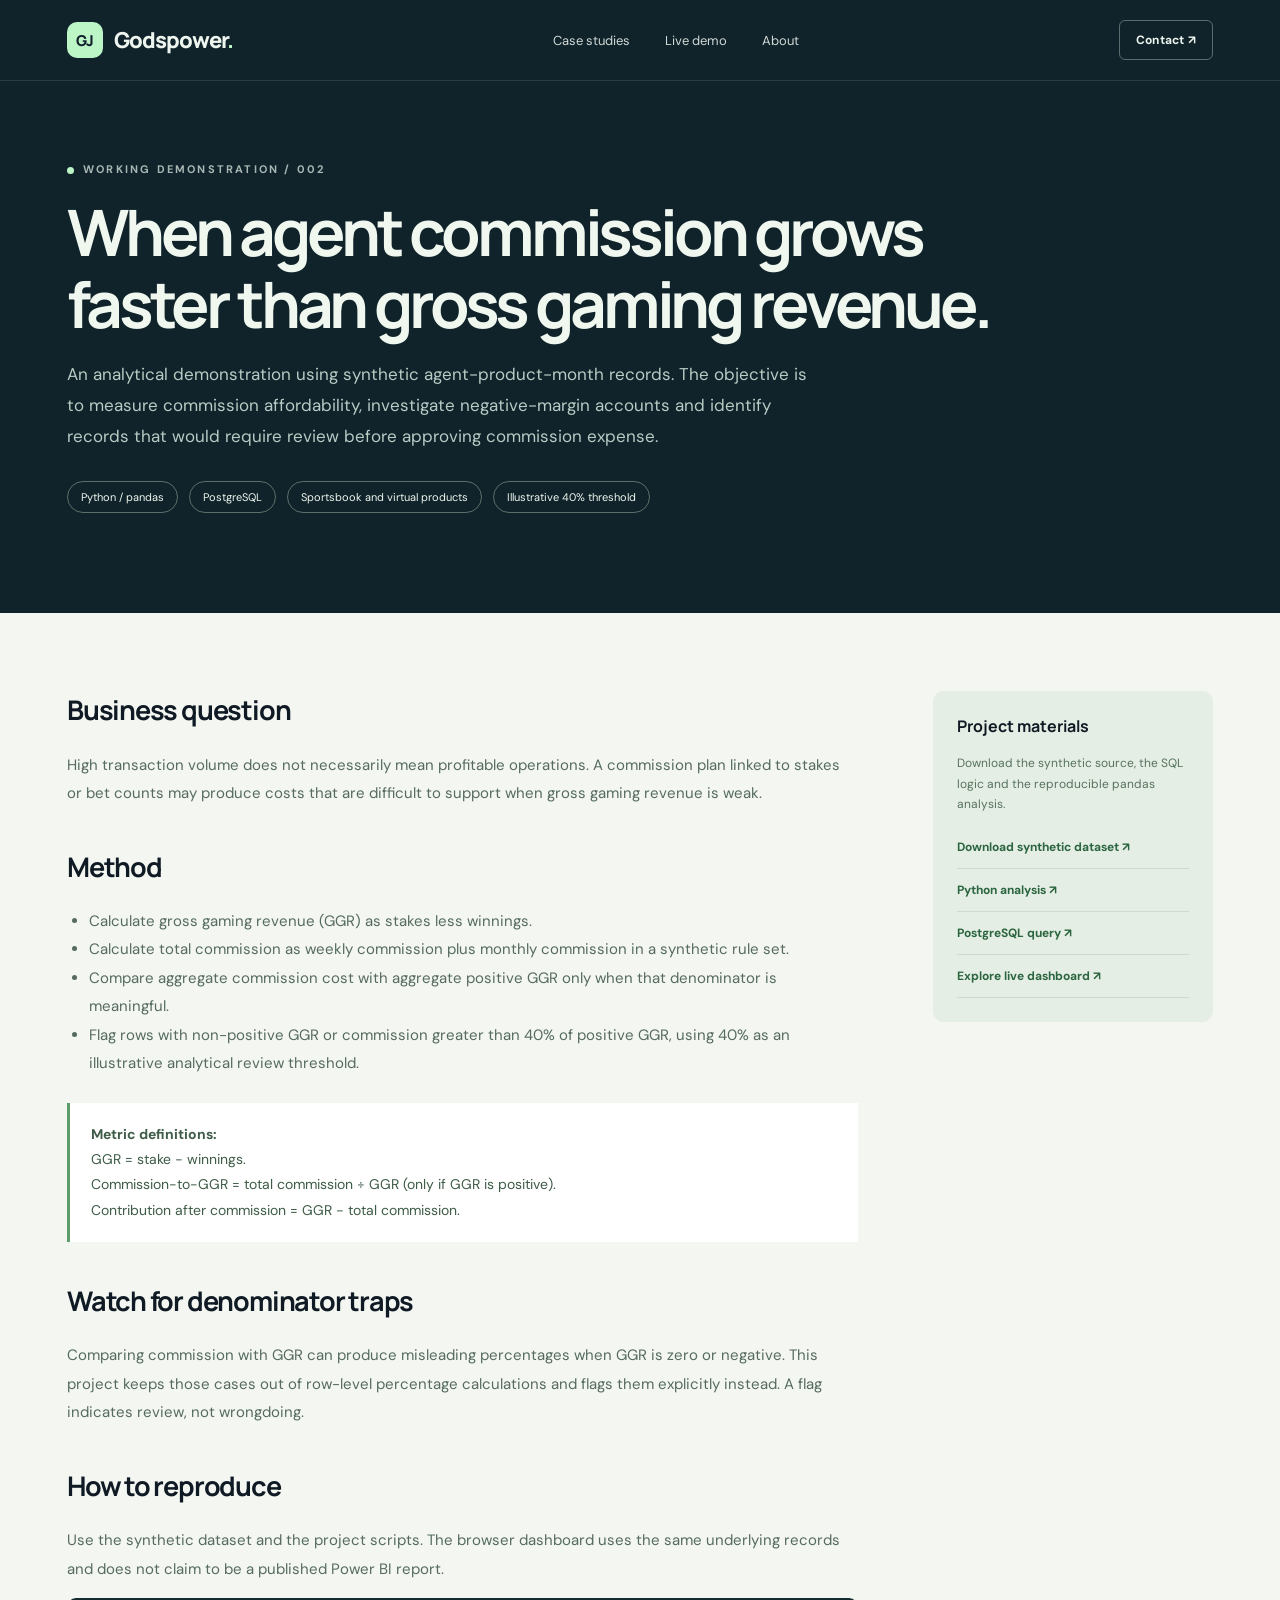
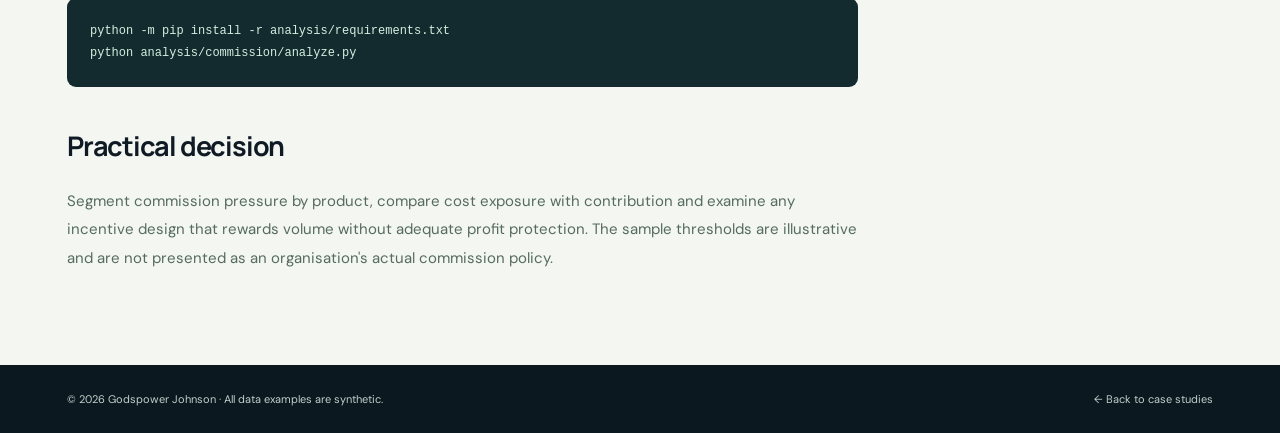
<file: case-studies/commission.html>
<!doctype html><html lang="en"><head><meta charset="utf-8"><meta name="viewport" content="width=device-width,initial-scale=1"><meta name="theme-color" content="#10232a"><title>Agent commission economics | Godspower Johnson</title><link rel="stylesheet" href="../assets/styles.css"></head><body class="internal-page"><header class="nav inner-nav"><div class="container nav-inner"><a class="brand" href="../index.html"><span class="brand-mark">GJ</span><span>Godspower<span style="color:#bcf5c6">.</span></span></a><nav class="nav-links"><a href="../index.html#work">Case studies</a><a href="../index.html#demo">Live demo</a><a href="../index.html#about">About</a></nav><a class="nav-cta" href="../index.html#contact">Contact ↗</a><nav class="mobile-nav"><a href="../index.html">Home</a></nav></div></header><main><section class="case-header"><div class="container"><div class="eyebrow"><span class="dot"></span>WORKING DEMONSTRATION / 002</div><h1>When agent commission grows faster than gross gaming revenue.</h1><p>An analytical demonstration using synthetic agent-product-month records. The objective is to measure commission affordability, investigate negative-margin accounts and identify records that would require review before approving commission expense.</p><div class="case-meta"><span>Python / pandas</span><span>PostgreSQL</span><span>Sportsbook and virtual products</span><span>Illustrative 40% threshold</span></div></div></section><section class="case-main"><div class="container case-layout"><div class="case-content"><h2>Business question</h2><p>High transaction volume does not necessarily mean profitable operations. A commission plan linked to stakes or bet counts may produce costs that are difficult to support when gross gaming revenue is weak.</p><h2>Method</h2><ul><li>Calculate gross gaming revenue (GGR) as stakes less winnings.</li><li>Calculate total commission as weekly commission plus monthly commission in a synthetic rule set.</li><li>Compare aggregate commission cost with aggregate positive GGR only when that denominator is meaningful.</li><li>Flag rows with non-positive GGR or commission greater than 40% of positive GGR, using 40% as an illustrative analytical review threshold.</li></ul><div class="definition"><strong>Metric definitions:</strong><br>GGR = stake − winnings.<br>Commission-to-GGR = total commission ÷ GGR (only if GGR is positive).<br>Contribution after commission = GGR − total commission.</div><h2>Watch for denominator traps</h2><p>Comparing commission with GGR can produce misleading percentages when GGR is zero or negative. This project keeps those cases out of row-level percentage calculations and flags them explicitly instead. A flag indicates review, not wrongdoing.</p><h2>How to reproduce</h2><p>Use the synthetic dataset and the project scripts. The browser dashboard uses the same underlying records and does not claim to be a published Power BI report.</p><pre class="case-code"><code>python -m pip install -r analysis/requirements.txt
python analysis/commission/analyze.py</code></pre><h2>Practical decision</h2><p>Segment commission pressure by product, compare cost exposure with contribution and examine any incentive design that rewards volume without adequate profit protection. The sample thresholds are illustrative and are not presented as an organisation's actual commission policy.</p></div><aside class="case-side"><h3>Project materials</h3><p>Download the synthetic source, the SQL logic and the reproducible pandas analysis.</p><a class="resource-link" href="../data/synthetic_agent_commissions.csv" download>Download synthetic dataset ↗</a><a class="resource-link" href="../analysis/commission/analyze.py" download>Python analysis ↗</a><a class="resource-link" href="../analysis/commission/commission.sql" download>PostgreSQL query ↗</a><a class="resource-link" href="../index.html#demo">Explore live dashboard ↗</a></aside></div></section></main><footer class="footer"><div class="container footer-inner">© 2026 Godspower Johnson · All data examples are synthetic.<a href="../index.html#work">← Back to case studies</a></div></footer></body></html>
</file>
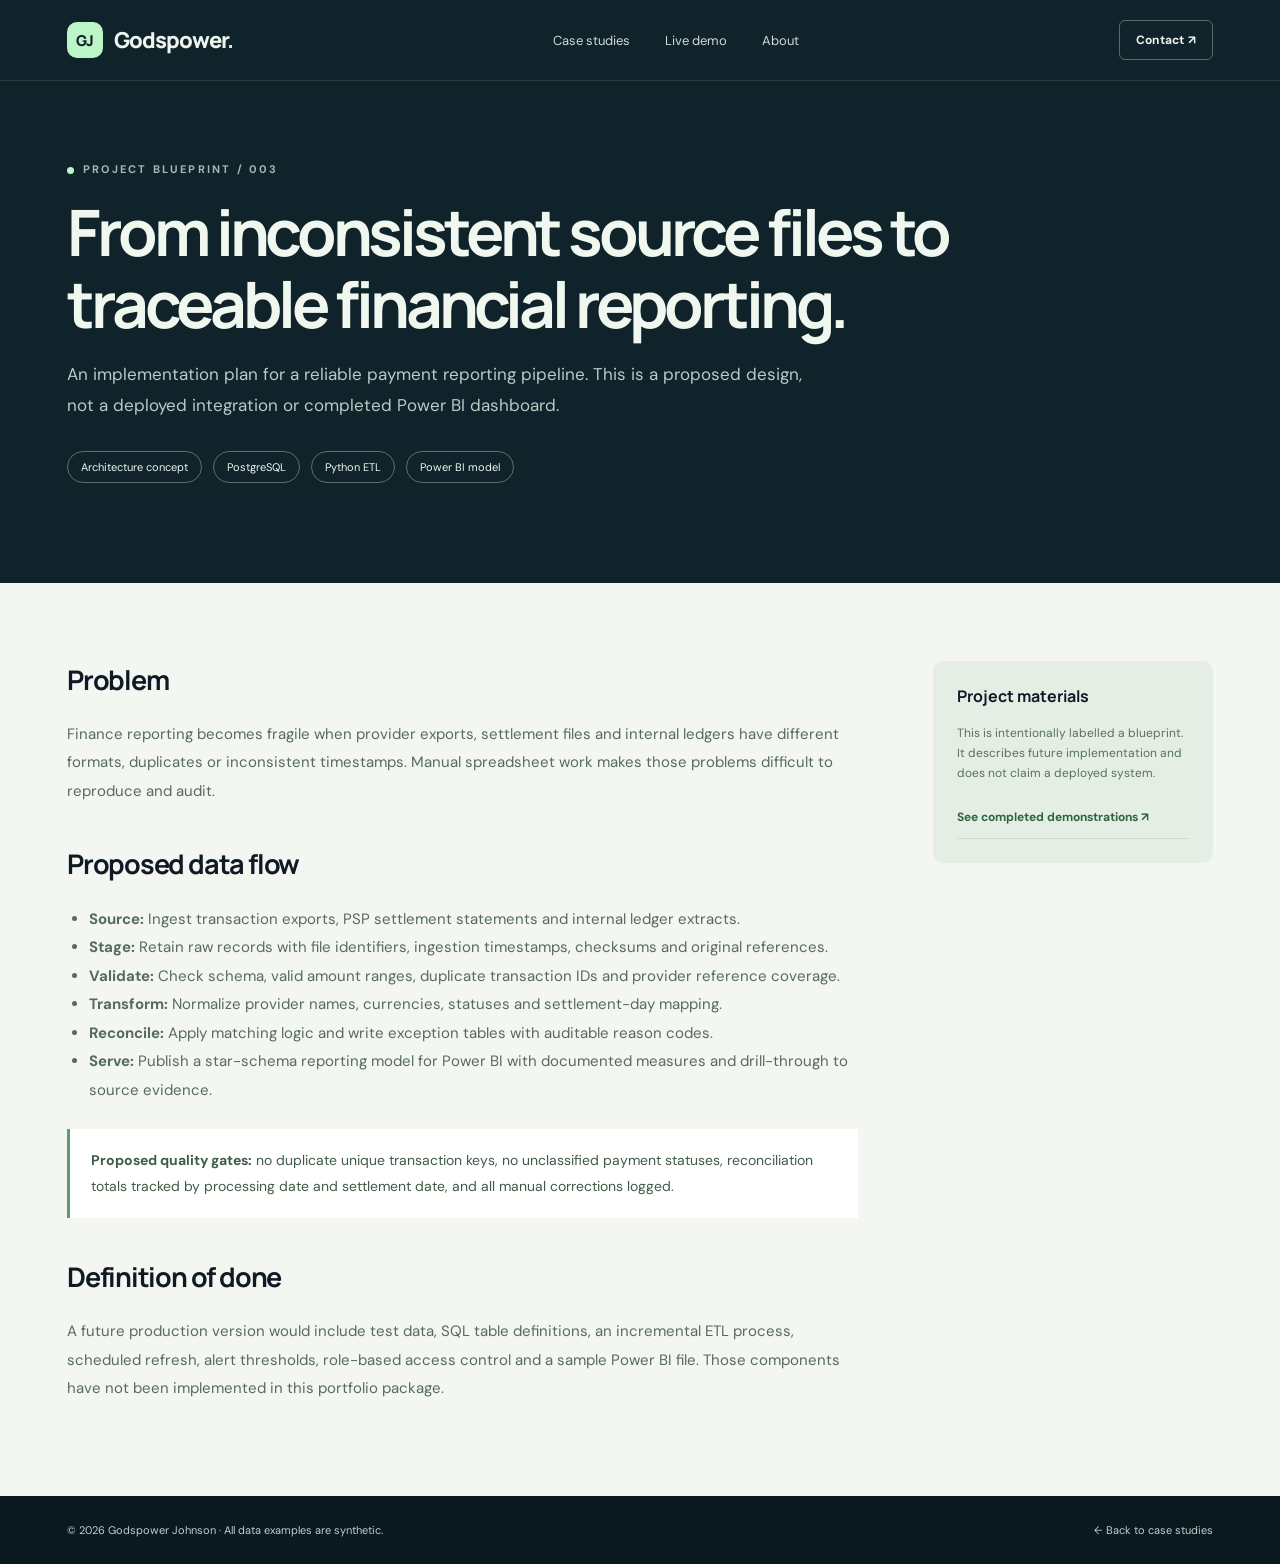
<file: case-studies/pipeline.html>
<!doctype html><html lang="en"><head><meta charset="utf-8"><meta name="viewport" content="width=device-width,initial-scale=1"><meta name="theme-color" content="#10232a"><title>Finance reporting pipeline blueprint | Godspower Johnson</title><link rel="stylesheet" href="../assets/styles.css"></head><body class="internal-page"><header class="nav inner-nav"><div class="container nav-inner"><a class="brand" href="../index.html"><span class="brand-mark">GJ</span><span>Godspower<span style="color:#bcf5c6">.</span></span></a><nav class="nav-links"><a href="../index.html#work">Case studies</a><a href="../index.html#demo">Live demo</a><a href="../index.html#about">About</a></nav><a class="nav-cta" href="../index.html#contact">Contact ↗</a><nav class="mobile-nav"><a href="../index.html">Home</a></nav></div></header><main><section class="case-header"><div class="container"><div class="eyebrow"><span class="dot"></span>PROJECT BLUEPRINT / 003</div><h1>From inconsistent source files to traceable financial reporting.</h1><p>An implementation plan for a reliable payment reporting pipeline. This is a proposed design, not a deployed integration or completed Power BI dashboard.</p><div class="case-meta"><span>Architecture concept</span><span>PostgreSQL</span><span>Python ETL</span><span>Power BI model</span></div></div></section><section class="case-main"><div class="container case-layout"><div class="case-content"><h2>Problem</h2><p>Finance reporting becomes fragile when provider exports, settlement files and internal ledgers have different formats, duplicates or inconsistent timestamps. Manual spreadsheet work makes those problems difficult to reproduce and audit.</p><h2>Proposed data flow</h2><ul><li><strong>Source:</strong> Ingest transaction exports, PSP settlement statements and internal ledger extracts.</li><li><strong>Stage:</strong> Retain raw records with file identifiers, ingestion timestamps, checksums and original references.</li><li><strong>Validate:</strong> Check schema, valid amount ranges, duplicate transaction IDs and provider reference coverage.</li><li><strong>Transform:</strong> Normalize provider names, currencies, statuses and settlement-day mapping.</li><li><strong>Reconcile:</strong> Apply matching logic and write exception tables with auditable reason codes.</li><li><strong>Serve:</strong> Publish a star-schema reporting model for Power BI with documented measures and drill-through to source evidence.</li></ul><div class="definition"><strong>Proposed quality gates:</strong> no duplicate unique transaction keys, no unclassified payment statuses, reconciliation totals tracked by processing date and settlement date, and all manual corrections logged.</div><h2>Definition of done</h2><p>A future production version would include test data, SQL table definitions, an incremental ETL process, scheduled refresh, alert thresholds, role-based access control and a sample Power BI file. Those components have not been implemented in this portfolio package.</p></div><aside class="case-side"><h3>Project materials</h3><p>This is intentionally labelled a blueprint. It describes future implementation and does not claim a deployed system.</p><a class="resource-link" href="../index.html#work">See completed demonstrations ↗</a></aside></div></section></main><footer class="footer"><div class="container footer-inner">© 2026 Godspower Johnson · All data examples are synthetic.<a href="../index.html#work">← Back to case studies</a></div></footer></body></html>
</file>
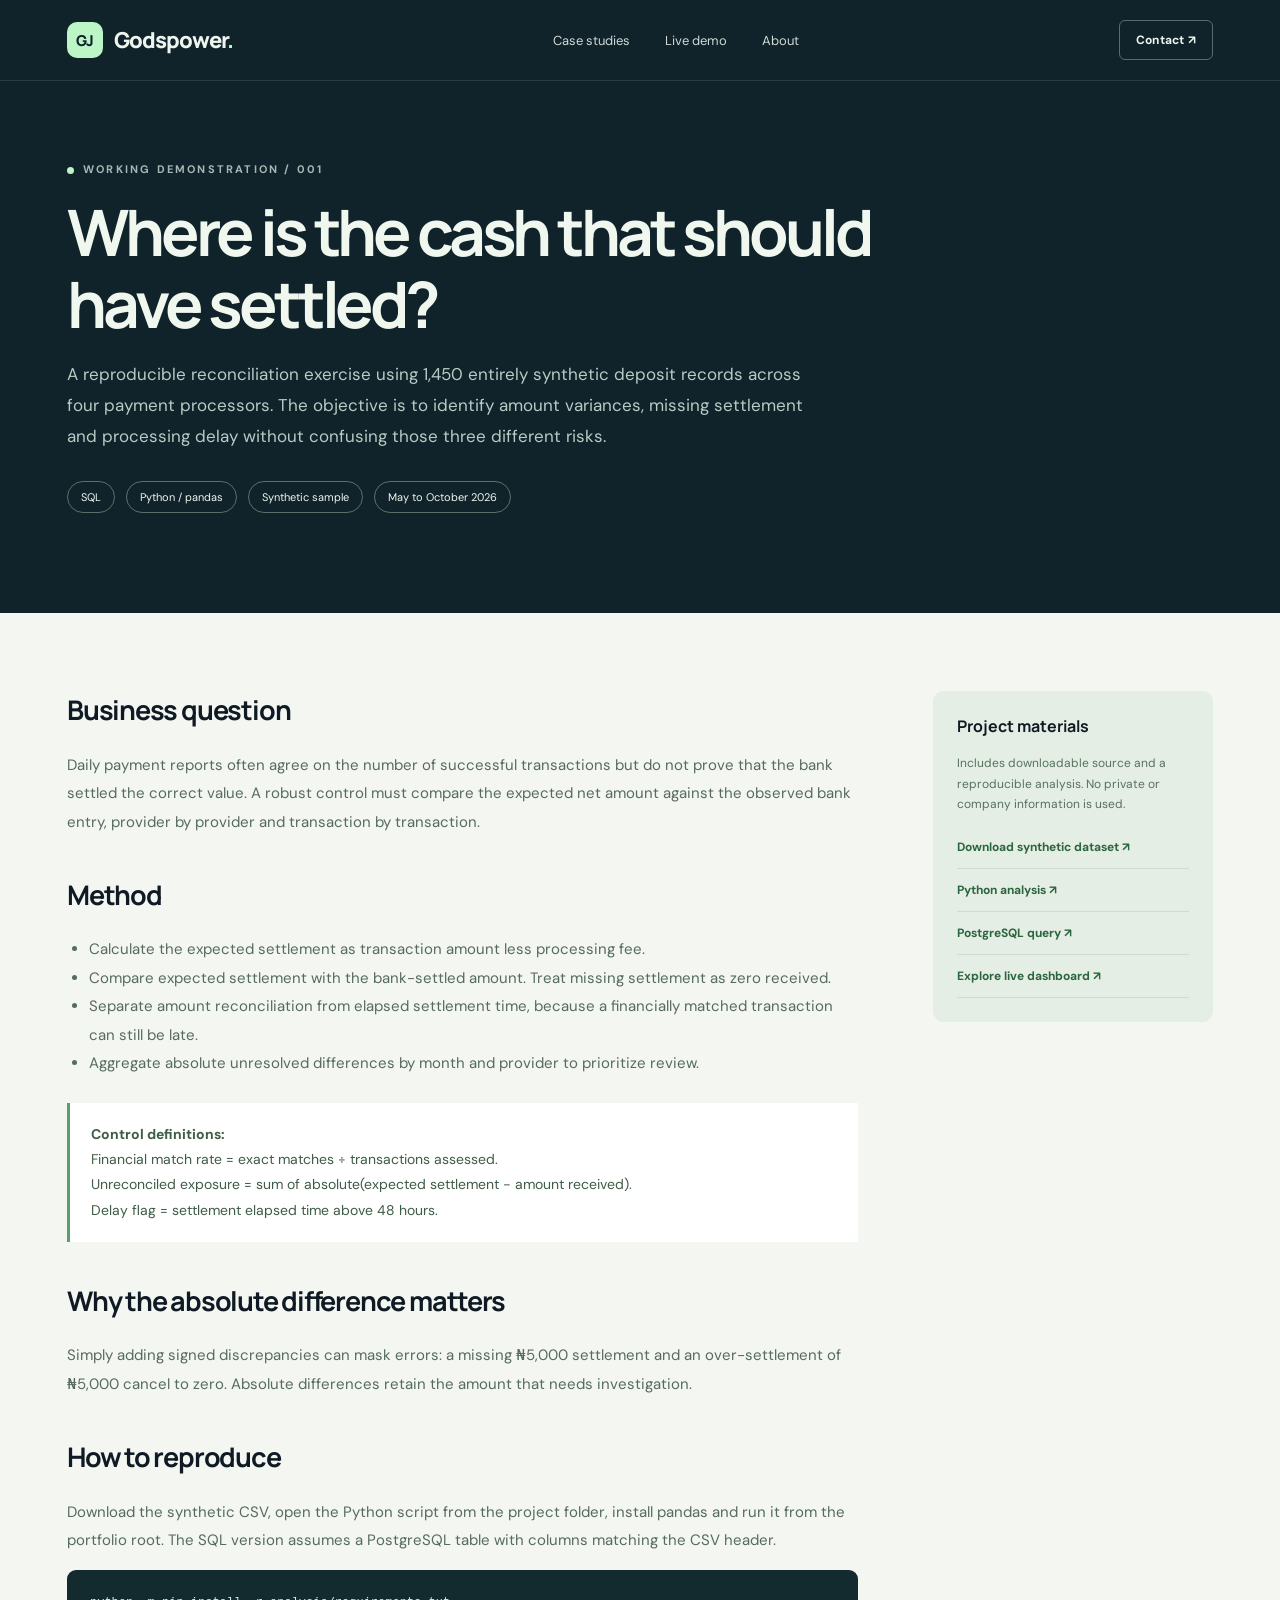
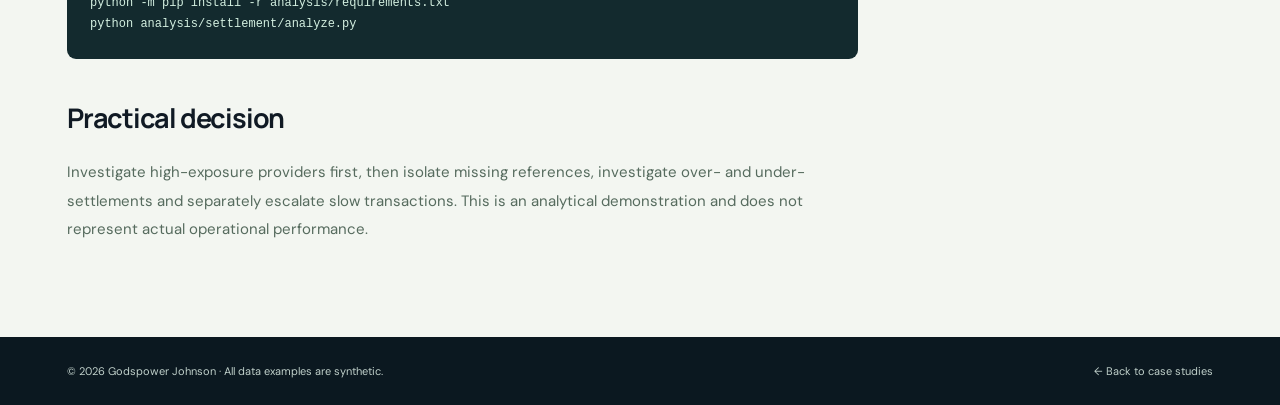
<file: case-studies/settlement.html>
<!doctype html><html lang="en"><head><meta charset="utf-8"><meta name="viewport" content="width=device-width,initial-scale=1"><meta name="theme-color" content="#10232a"><title>Settlement exception monitor | Godspower Johnson</title><link rel="stylesheet" href="../assets/styles.css"></head><body class="internal-page"><header class="nav inner-nav"><div class="container nav-inner"><a class="brand" href="../index.html"><span class="brand-mark">GJ</span><span>Godspower<span style="color:#bcf5c6">.</span></span></a><nav class="nav-links"><a href="../index.html#work">Case studies</a><a href="../index.html#demo">Live demo</a><a href="../index.html#about">About</a></nav><a class="nav-cta" href="../index.html#contact">Contact ↗</a><nav class="mobile-nav"><a href="../index.html">Home</a></nav></div></header><main><section class="case-header"><div class="container"><div class="eyebrow"><span class="dot"></span>WORKING DEMONSTRATION / 001</div><h1>Where is the cash that should have settled?</h1><p>A reproducible reconciliation exercise using 1,450 entirely synthetic deposit records across four payment processors. The objective is to identify amount variances, missing settlement and processing delay without confusing those three different risks.</p><div class="case-meta"><span>SQL</span><span>Python / pandas</span><span>Synthetic sample</span><span>May to October 2026</span></div></div></section><section class="case-main"><div class="container case-layout"><div class="case-content"><h2>Business question</h2><p>Daily payment reports often agree on the number of successful transactions but do not prove that the bank settled the correct value. A robust control must compare the expected net amount against the observed bank entry, provider by provider and transaction by transaction.</p><h2>Method</h2><ul><li>Calculate the expected settlement as transaction amount less processing fee.</li><li>Compare expected settlement with the bank-settled amount. Treat missing settlement as zero received.</li><li>Separate amount reconciliation from elapsed settlement time, because a financially matched transaction can still be late.</li><li>Aggregate absolute unresolved differences by month and provider to prioritize review.</li></ul><div class="definition"><strong>Control definitions:</strong><br>Financial match rate = exact matches ÷ transactions assessed.<br>Unreconciled exposure = sum of absolute(expected settlement − amount received).<br>Delay flag = settlement elapsed time above 48 hours.</div><h2>Why the absolute difference matters</h2><p>Simply adding signed discrepancies can mask errors: a missing ₦5,000 settlement and an over-settlement of ₦5,000 cancel to zero. Absolute differences retain the amount that needs investigation.</p><h2>How to reproduce</h2><p>Download the synthetic CSV, open the Python script from the project folder, install pandas and run it from the portfolio root. The SQL version assumes a PostgreSQL table with columns matching the CSV header.</p><pre class="case-code"><code>python -m pip install -r analysis/requirements.txt
python analysis/settlement/analyze.py</code></pre><h2>Practical decision</h2><p>Investigate high-exposure providers first, then isolate missing references, investigate over- and under-settlements and separately escalate slow transactions. This is an analytical demonstration and does not represent actual operational performance.</p></div><aside class="case-side"><h3>Project materials</h3><p>Includes downloadable source and a reproducible analysis. No private or company information is used.</p><a class="resource-link" href="../data/synthetic_settlements.csv" download>Download synthetic dataset ↗</a><a class="resource-link" href="../analysis/settlement/analyze.py" download>Python analysis ↗</a><a class="resource-link" href="../analysis/settlement/reconciliation.sql" download>PostgreSQL query ↗</a><a class="resource-link" href="../index.html#demo">Explore live dashboard ↗</a></aside></div></section></main><footer class="footer"><div class="container footer-inner">© 2026 Godspower Johnson · All data examples are synthetic.<a href="../index.html#work">← Back to case studies</a></div></footer></body></html>
</file>
<file: assets/styles.css>
@import url('https://fonts.googleapis.com/css2?family=DM+Sans:wght@400;500;600;700&family=Manrope:wght@400;500;600;700;800&display=swap');
:root{--ink:#101a24;--navy:#111f2c;--deep:#0d1822;--muted:#657783;--green:#bcf5c6;--green-dark:#276747;--paper:#f5f6f1;--line:#d9dfda;--blue:#658be1;--orange:#edb47b;--font:'DM Sans',Arial,sans-serif;--display:'Manrope',Arial,sans-serif}*{box-sizing:border-box}html{scroll-behavior:smooth}body{margin:0;color:var(--ink);background:var(--paper);font-family:var(--font)}a{color:inherit;text-decoration:none}button,select{font:inherit}button{cursor:pointer}a:focus-visible,button:focus-visible,select:focus-visible{outline:3px solid #5298e6;outline-offset:4px}h1,h2,h3,p{margin-top:0}h1,h2,h3{font-family:var(--display)}.container{max-width:1230px;padding:0 42px;margin:0 auto}.nav{position:absolute;top:0;left:0;right:0;z-index:10;color:#edf5ee;border-bottom:1px solid #ffffff1c}.nav-inner{display:flex;align-items:center;justify-content:space-between;height:80px;gap:22px}.brand{font-family:var(--display);font-weight:800;font-size:22px;letter-spacing:-1px;display:flex;gap:11px;align-items:center}.brand-mark{display:grid;place-items:center;background:var(--green);color:var(--navy);width:36px;height:36px;border-radius:10px;font-size:15px;letter-spacing:-.9px}.nav-links{display:flex;align-items:center;gap:35px;font-size:13px;color:#d1d9d6}.nav-links a:hover,.footer-links a:hover{color:var(--green)}.nav-cta{border:1px solid #a3b1af80;padding:11px 16px;border-radius:6px;font-size:12px;font-weight:700;letter-spacing:.02em}.nav-cta:hover{background:#253b45}.mobile-nav{display:none}.hero{background:var(--deep);color:#f1f4ee;position:relative;overflow:hidden;padding:156px 0 118px;min-height:740px}.hero:before{content:'';position:absolute;right:-180px;top:0;width:850px;height:820px;background:radial-gradient(ellipse at center,#2148407a,transparent 60%);pointer-events:none}.hero:after{content:'';position:absolute;inset:0;background-image:linear-gradient(#b6debd09 1px,transparent 1px),linear-gradient(90deg,#b6debd09 1px,transparent 1px);background-size:54px 54px;mask-image:linear-gradient(90deg,transparent,black 55%);pointer-events:none}.hero-grid{position:relative;z-index:1;display:grid;grid-template-columns:1.02fr .98fr;gap:62px;align-items:center}.eyebrow{font-weight:700;text-transform:uppercase;letter-spacing:.2em;font-size:11px;color:#a8b7b4}.dot{display:inline-block;width:7px;height:7px;background:var(--green);border-radius:50%;margin-right:9px;vertical-align:middle}.hero h1{font-weight:700;letter-spacing:-.065em;line-height:1.08;font-size:clamp(47px,5vw,78px);margin:26px 0}.hero h1 span{color:var(--green)}.hero-description{color:#b7c5c4;font-size:16px;max-width:510px;line-height:1.9}.hero-actions{display:flex;align-items:center;gap:17px;flex-wrap:wrap;margin:32px 0 36px}.btn{display:inline-flex;gap:13px;align-items:center;justify-content:center;padding:16px 20px;border-radius:6px;font-weight:700;font-size:13px;transition:transform .2s,background .2s;border:0}.btn:hover{transform:translateY(-2px)}.btn-primary{background:var(--green);color:#17261c}.btn-secondary{background:transparent;border:1px solid #57686d;color:#f7f7f5}.hero-tags{display:flex;gap:12px;flex-wrap:wrap}.hero-tags span{font-size:11px;color:#b3c4c1;padding:8px 11px;border:1px solid #405457;border-radius:99px}.snapshot{background:#142631;border:1px solid #36514f;border-radius:15px;padding:25px;box-shadow:0 24px 80px #0004;position:relative}.snapshot:before{content:'';position:absolute;top:-23px;right:-24px;width:75px;height:75px;border:1px solid #7adba875;border-radius:100%}.snapshot-head{display:flex;justify-content:space-between;align-items:center;border-bottom:1px solid #36504e;padding-bottom:18px}.panel-title{font-family:var(--display);font-size:14px;font-weight:700}.mini-label{font-size:10px;letter-spacing:.14em;text-transform:uppercase;color:#a0b0b0}.live-pill{font-size:10px;color:var(--green);border:1px solid #57836c;padding:6px 10px;border-radius:99px}.stat-grid{display:grid;grid-template-columns:repeat(3,1fr);gap:14px;margin:25px 0}.stat-val{font-size:clamp(19px,2vw,27px);font-family:var(--display);font-weight:800;letter-spacing:-.04em;margin:5px 0;color:#f4f7f5}.stat-caption{font-size:11px;color:#aab8b6}.snapshot-chart{height:183px;width:100%;overflow:hidden}.snapshot-chart svg{width:100%;height:100%}.snapshot-footer{display:flex;align-items:center;justify-content:space-between;color:#a7bab7;font-size:10px;margin-top:13px;gap:12px}.footnote{font-size:11px;color:#849995;line-height:1.6;margin:15px 0 0}.strip{background:#dff0df;padding:17px 0;overflow:hidden}.strip-inner{display:flex;justify-content:space-between;gap:18px;align-items:center;color:#294835;text-transform:uppercase;letter-spacing:.125em;font-size:11px;font-weight:700;flex-wrap:wrap}.section{padding:108px 0}.section-kicker{display:flex;align-items:center;gap:12px;color:#508061;text-transform:uppercase;letter-spacing:.18em;font-size:11px;font-weight:800;margin-bottom:19px}.section-kicker:before{content:'';width:23px;height:1px;background:#5a976c}.section-head{display:flex;justify-content:space-between;align-items:end;gap:35px;margin-bottom:44px}.section-head h2,.about h2,.cta-section h2{font-size:clamp(34px,4vw,54px);line-height:1.12;letter-spacing:-.057em;font-weight:800;max-width:730px;margin:0}.section-head>p{max-width:340px;line-height:1.8;font-size:14px;color:var(--muted)}.projects-grid{display:grid;grid-template-columns:repeat(3,1fr);gap:20px}.project-card{background:#fff;border:1px solid #e3e7e1;border-radius:13px;overflow:hidden;box-shadow:0 5px 24px #21332b08;display:flex;flex-direction:column}.project-art{height:200px;background:#152832;position:relative;overflow:hidden;display:grid;place-items:center}.project-art svg{width:100%;height:100%;position:absolute;inset:0}.project-art:after{content:'';position:absolute;inset:0;background:linear-gradient(0deg,#06162029,transparent 65%)}.project-number{position:absolute;left:22px;top:18px;color:#fff8;letter-spacing:.1em;font-size:11px;font-weight:700;z-index:2}.project-badge{position:absolute;bottom:15px;left:20px;color:#17402c;background:#c5f3d4;font-size:10px;padding:6px 9px;border-radius:4px;font-weight:800;z-index:2}.badge-future{background:#f9e5c7;color:#754519}.card-body{padding:25px;flex:1;display:flex;flex-direction:column}.card-body h3{font-size:21px;letter-spacing:-.04em;line-height:1.3;margin-bottom:12px}.card-body>p{font-size:13px;line-height:1.8;color:#61727a;min-height:92px}.chips{display:flex;gap:7px;flex-wrap:wrap;margin:8px 0 25px}.chip{border:1px solid #dce4dd;border-radius:4px;padding:6px 8px;font-size:10px;color:#52645b}.card-link{border-top:1px solid #e4e8e4;padding-top:19px;font-size:12px;font-weight:800;display:flex;justify-content:space-between;margin-top:auto}.card-link:hover{color:#29784a}.demo{background:#eaf0e9}.demo-shell{background:#fff;border:1px solid #dce4dc;border-radius:14px;box-shadow:0 18px 55px #31413712;overflow:hidden}.demo-top{padding:22px 28px;border-bottom:1px solid #e4e9e4;display:flex;align-items:center;justify-content:space-between;gap:20px;flex-wrap:wrap}.tabs{display:inline-flex;background:#edf1ec;border-radius:7px;padding:4px;gap:4px}.tab{font-size:12px;border:0;border-radius:5px;background:transparent;color:#63756b;padding:11px 15px;font-weight:700}.tab[aria-selected=true]{color:#122c23;background:#fff;box-shadow:0 2px 12px #0001}.filter-group{display:flex;align-items:center;gap:12px}.filter-group label{font-size:11px;text-transform:uppercase;letter-spacing:.09em;color:#5c6c62;font-weight:800}.filter-group select{border:1px solid #d3dfd6;background:white;border-radius:5px;color:#223e2a;padding:10px 12px;min-width:145px}.demo-content{padding:28px}.sample-disclaimer{color:#59736d;display:flex;align-items:center;gap:8px;font-size:11px;margin:0 0 22px}.sample-disclaimer strong{background:#e1f7e7;color:#2a6040;padding:6px 8px;border-radius:4px;letter-spacing:.035em;font-size:10px}.kpi-row{display:grid;grid-template-columns:repeat(4,1fr);gap:14px}.kpi{border:1px solid #e1e8e0;padding:20px;border-radius:9px;background:#f9fbf8;min-width:0}.kpi-label{font-size:11px;color:#64746d;font-weight:700;line-height:1.5}.kpi-value{font:800 clamp(20px,2.2vw,29px)/1.4 var(--display);color:#1a3127;letter-spacing:-.045em;margin-top:8px;overflow-wrap:anywhere}.demo-panels{display:grid;grid-template-columns:1.25fr .75fr;gap:21px;margin-top:23px}.demo-panel{border:1px solid #e2e9e1;border-radius:10px;padding:23px;min-width:0}.demo-panel h3{font-size:15px;margin-bottom:5px;letter-spacing:-.02em}.panel-note{font-size:11px;color:#718379;margin:0 0 25px}.bar-chart{height:212px;display:grid;grid-template-columns:repeat(6,1fr);gap:17px;align-items:end;padding:15px 6px 0;border-bottom:1px solid #bdcec2}.bar-col{height:100%;display:flex;flex-direction:column;justify-content:flex-end;align-items:center;gap:9px}.bar{border-radius:5px 5px 0 0;background:linear-gradient(180deg,#285744,#9ad5ab);min-height:3px;width:min(55px,80%);position:relative}.bar span{display:none;position:absolute;bottom:calc(100% + 9px);left:50%;transform:translateX(-50%);white-space:nowrap;background:#143a28;color:white;border-radius:4px;padding:4px 7px;font-size:10px}.bar:hover span,.bar:focus span{display:block}.bar-col>span{font-size:10px;color:#738477;transform:translateY(22px)}.chart-footer{margin-top:38px;color:#68796c;font-size:11px;line-height:1.65}.breakdown{display:flex;flex-direction:column;gap:17px;margin-top:16px}.breakdown-row{display:grid;grid-template-columns:1fr auto;gap:8px;align-items:center;font-size:12px}.breakdown-label{font-weight:700}.breakdown-val{color:#5e7465;font-size:11px}.track{height:6px;background:#e5ece5;border-radius:99px;grid-column:1/-1;overflow:hidden}.track>div{height:100%;background:#537d64;border-radius:99px}.demo-insight{margin-top:22px;background:#edf7ed;border-left:3px solid #4d9863;padding:17px 21px;color:#355342;font-size:12px;line-height:1.7}.demo-insight strong{color:#1f5034}.expertise-grid{display:grid;grid-template-columns:repeat(4,1fr);gap:17px}.skill-card{border-top:2px solid #5e9a71;padding:22px 15px 0 0}.skill-index{font-size:11px;color:#7d9682;font-weight:800;letter-spacing:.14em}.skill-card h3{font-size:21px;letter-spacing:-.05em;margin:20px 0 11px}.skill-card p{font-size:13px;color:#697971;line-height:1.85}.about{background:#10232a;color:#edf6ef;position:relative;overflow:hidden}.about:after{content:'';position:absolute;border:1px solid #74ad9c52;border-radius:100%;width:680px;height:680px;right:-390px;top:-150px;pointer-events:none}.about-grid{display:grid;grid-template-columns:.85fr 1.15fr;gap:80px;position:relative;z-index:1}.about-left h2{margin:0}.about .section-kicker{color:#a9d8b6}.about .section-kicker:before{background:#a9d8b6}.about-right{color:#c1d0cd;font-size:16px;line-height:1.95}.about-right p+p{margin-top:18px}.about-areas{display:flex;flex-wrap:wrap;gap:9px;margin-top:29px}.about-areas span{font-size:11px;padding:8px 12px;border-radius:50px;border:1px solid #52706c;color:#e1eee9}.cta-section{background:#dff2e1;text-align:center;padding:96px 0}.cta-section .section-kicker{justify-content:center}.cta-section h2{margin:0 auto 19px}.cta-section p{max-width:570px;line-height:1.8;color:#557064;margin:0 auto 26px}.contact-links{display:flex;gap:12px;justify-content:center;flex-wrap:wrap}.contact-links a{background:#173e2a;color:#f1f6ef;padding:13px 18px;font-weight:700;font-size:12px;border-radius:5px}.contact-note{font-size:12px!important;color:#698375!important}.footer{background:#0b1820;color:#c0d0ca;padding:27px 0}.footer-inner{display:flex;justify-content:space-between;gap:18px;align-items:center;flex-wrap:wrap;font-size:11px}.footer-links{display:flex;gap:19px}.footer-links a{color:#adbfba}.internal-page{background:#f3f6f1}.inner-nav{background:#10232a;position:relative}.case-header{background:#10232a;color:#eff7ef;padding:81px 0 100px}.case-header h1{font-size:clamp(40px,5vw,68px);line-height:1.12;letter-spacing:-.065em;max-width:930px;margin:20px 0}.case-header p{max-width:750px;color:#b8cbc4;font-size:17px;line-height:1.8}.case-meta{display:flex;gap:11px;flex-wrap:wrap;margin-top:30px}.case-meta span{border:1px solid #587169;padding:8px 13px;border-radius:99px;font-size:11px}.case-main{padding:78px 0}.case-layout{display:grid;grid-template-columns:1fr 280px;gap:75px}.case-content h2{font-size:27px;letter-spacing:-.045em;margin-top:40px}.case-content h2:first-child{margin-top:0}.case-content p,.case-content li{color:#566b5e;line-height:1.9;font-size:15px}.case-content ul{padding-left:22px}.case-side{background:#e5eee4;border-radius:11px;padding:24px;align-self:start;position:sticky;top:25px}.case-side h3{font-size:16px}.case-side p{font-size:12px;line-height:1.7;color:#56725e}.resource-link{display:block;border-bottom:1px solid #cddccc;padding:13px 0;font-size:12px;font-weight:700;color:#2b6540}.definition{background:white;border-left:3px solid #5b9d6d;padding:19px 21px;margin:25px 0;line-height:1.8;color:#3e5c47;font-size:14px}.case-code{background:#132a2e;color:#d3efe0;border-radius:9px;overflow:auto;font-size:12px;padding:23px;line-height:1.8}.case-code code{white-space:pre}.hidden{display:none!important}@media(max-width:980px){.hero-grid{grid-template-columns:1fr;gap:45px}.hero{padding-top:140px}.snapshot{max-width:680px}.projects-grid{grid-template-columns:repeat(2,1fr)}.projects-grid .project-card:last-child{grid-column:span 2}.expertise-grid{grid-template-columns:repeat(2,1fr)}.about-grid{gap:35px}.case-layout{grid-template-columns:1fr 230px;gap:35px}}@media(max-width:650px){.container{padding:0 22px}.nav-inner{height:70px}.nav-links{display:none}.mobile-nav{display:flex;gap:13px;font-size:11px}.mobile-nav a{padding:8px 9px;border:1px solid #6a817155;border-radius:5px}.nav-cta{display:none}.hero{min-height:0;padding:119px 0 72px}.hero h1{font-size:47px}.hero-description{font-size:14px}.stat-grid{gap:6px}.snapshot{padding:18px}.stat-val{font-size:21px}.strip-inner{justify-content:center;font-size:9px}.strip-inner span:nth-last-child(-n+2){display:none}.section{padding:75px 0}.section-head{display:block}.section-head>p{margin:22px 0 0}.projects-grid{grid-template-columns:1fr}.projects-grid .project-card:last-child{grid-column:auto}.project-art{height:190px}.card-body>p{min-height:0}.demo-top{padding:17px}.demo-content{padding:16px}.tabs{width:100%;justify-content:space-between}.tab{flex:1;padding:10px 8px}.filter-group{width:100%;justify-content:space-between}.kpi-row{grid-template-columns:repeat(2,1fr);gap:9px}.kpi{padding:13px}.kpi-value{font-size:21px}.demo-panels{grid-template-columns:1fr}.demo-panel{padding:16px}.expertise-grid{grid-template-columns:1fr 1fr;gap:22px}.skill-card h3{font-size:18px}.about-grid{grid-template-columns:1fr;gap:26px}.case-header{padding:58px 0 65px}.case-layout{grid-template-columns:1fr;gap:25px}.case-side{position:static}.footer-inner{flex-direction:column;align-items:start}}@media(prefers-reduced-motion:reduce){html{scroll-behavior:auto}.btn{transition:none}}


/* Personal profile section */
.profile-section{background:#f3f6f1;color:#17352f}
.profile-section .section-kicker{margin-bottom:30px}
.profile-layout{display:grid;grid-template-columns:minmax(280px,.82fr) minmax(0,1.5fr);gap:clamp(32px,6vw,90px);align-items:start}
.profile-identity{background:#10292c;color:#f3fcf5;padding:clamp(25px,4vw,43px);border-radius:13px;position:relative;overflow:hidden}
.profile-identity:after{content:"";position:absolute;right:-80px;top:-100px;width:230px;height:230px;border:1px solid #a5dfbd33;border-radius:50%;pointer-events:none}
.profile-avatar{height:180px;max-width:230px;border-radius:13px;background:linear-gradient(140deg,#285a55,#10252b);border:1px solid #6b9f9066;display:flex;align-items:center;justify-content:center;position:relative}
.profile-avatar:after{content:"";position:absolute;inset:14px;border:1px solid #ffffff26;border-radius:9px}
.profile-avatar span{font-size:72px;font-weight:750;letter-spacing:-.1em;color:#dbf5df;line-height:1}
.profile-availability{font-size:10px;color:#bde7cb;letter-spacing:.07em;text-transform:uppercase;margin:28px 0 13px}
.profile-name{font-size:clamp(29px,3vw,42px)!important;line-height:1.11!important;margin:0 0 17px!important;letter-spacing:-.05em}
.profile-position{font-size:14px;line-height:1.65;color:#c9dcd4;margin:0 0 14px}
.profile-location{font-size:12px;color:#a5c5b5;margin:0 0 25px}
.profile-link{display:inline-block;color:#dbf4e2;font-weight:700;border-bottom:1px solid #a3cfb3;padding-bottom:7px;font-size:12px}
.profile-overline{font-size:11px;font-weight:800;letter-spacing:.16em;color:#4d876a;margin-bottom:16px}
.profile-story h2{font-size:clamp(30px,4vw,54px);line-height:1.13;letter-spacing:-.052em;margin:0 0 25px}
.profile-story p{font-size:15px;line-height:1.88;color:#425a52;margin:0 0 17px}
.profile-story strong{color:#173c2c}
.profile-specialties{display:flex;flex-wrap:wrap;gap:8px;margin-top:25px}
.profile-specialties span{border:1px solid #bad0bf;color:#29583d;border-radius:99px;font-size:11px;font-weight:650;padding:8px 12px}
.profile-facts{display:grid;grid-template-columns:repeat(3,1fr);gap:14px;margin-top:36px;padding-top:27px;border-top:1px solid #c8d9cf}
.profile-facts>div{display:flex;flex-direction:column;gap:8px}
.profile-fact-label{font-size:10px;letter-spacing:.12em;color:#62816c;font-weight:800}
.profile-facts strong{font-size:13px;line-height:1.5;color:#1c3a30}
@media(max-width:850px){.profile-layout{grid-template-columns:1fr}.profile-identity{max-width:580px}.profile-avatar{height:150px}}
@media(max-width:650px){.profile-facts{grid-template-columns:1fr;gap:20px}.profile-story h2{font-size:33px}.profile-story p{font-size:14px}.profile-identity{padding:26px}}

/* Five-project case-study grid */
.projects-grid{grid-template-columns:repeat(2,minmax(0,1fr));align-items:stretch}
.projects-grid .project-card:last-child{grid-column:auto}
.project-art>img{display:block;width:100%;height:100%;object-fit:cover}
.project-card .card-body{display:flex;flex-direction:column}
.project-card .card-body .chips{margin-top:auto}
@media(max-width:650px){.projects-grid{grid-template-columns:1fr}.projects-grid .project-card:last-child{grid-column:auto}}


/* Recruiter-first portfolio refresh: published November 2026 */
.hero-intro{min-width:0}.hero h1{font-size:clamp(48px,5.5vw,82px);letter-spacing:-.075em;margin:22px 0 18px}
.hero-role{font:700 clamp(16px,1.7vw,22px)/1.5 var(--display);color:#f2f8f2;max-width:600px;letter-spacing:-.02em;margin:0 0 20px}
.hero-role span{color:#94cfa4;padding:0 .2rem}.hero-description{line-height:1.76;max-width:565px}
.featured-grid{grid-template-columns:repeat(3,minmax(0,1fr));gap:19px}
.featured-grid .project-card:last-child{grid-column:auto}
.featured-card .project-art{height:188px}.featured-card .card-body{padding:24px}
.featured-card .card-body>p{min-height:0}.project-category{font-size:10px!important;letter-spacing:.14em;font-weight:800!important;color:#5b806a!important;margin:0 0 9px!important}
.featured-card .card-body h3{font-size:20px}.featured-card .card-body>p:not(.project-category){min-height:83px;margin-bottom:14px}
.project-finding{display:flex;flex-direction:column;background:#edf6ed;border-left:3px solid #499566;border-radius:0 5px 5px 0;padding:12px 14px;margin-top:auto;gap:4px}
.project-finding strong{font-size:15px;color:#1e4830}.project-finding span{font-size:10px;color:#587466}
.featured-card .chips{margin:20px 0}.project-actions{display:grid;grid-template-columns:1fr 1fr;gap:12px;border-top:1px solid #e4e8e4;margin-top:auto}
.project-actions .card-link{border:0;padding-top:14px;font-size:11px;align-items:center;margin:0;gap:5px}
.card-link-secondary{color:#59756b}.project-art>img{position:absolute;inset:0;width:100%;height:100%;object-fit:cover}
.project-caveat{border-left:3px solid #b0ccb8;background:#edf2ec;padding:14px 19px;color:#4b695a;font-size:12px;line-height:1.7;margin-top:24px}
.more-head{display:flex;justify-content:space-between;align-items:end;gap:20px;margin:67px 0 23px}
.more-head .section-kicker{margin-bottom:9px}.more-head h3{font-size:27px;letter-spacing:-.04em;margin:0}
.all-code-link{font-size:12px;font-weight:750;color:#266944;border-bottom:1px solid #7baa8a;padding-bottom:6px;white-space:nowrap}
.more-projects{display:grid;grid-template-columns:repeat(2,minmax(0,1fr));gap:18px}
.more-project{display:flex;gap:20px;align-items:flex-start;background:#fff;border:1px solid #dee5dc;border-radius:12px;padding:18px;min-width:0}
.more-project>img{width:145px;aspect-ratio:4/3;object-fit:cover;border-radius:7px;background:#19302f;flex:0 0 145px}
.more-project-copy{min-width:0}.more-project-copy h3{font-size:19px;line-height:1.3;letter-spacing:-.035em;margin:5px 0 9px}
.more-project-copy>p:not(.project-category){font-size:12px;color:#61726b;line-height:1.65;margin-bottom:8px}
.more-project-copy .more-metric{font-size:12px;color:#296344!important;font-weight:750}
.more-link{display:inline-block;font-size:12px;font-weight:800;color:#1c6341;margin:5px 0}
.competencies-grid{grid-template-columns:repeat(4,minmax(0,1fr));gap:25px}
.competencies-grid .skill-card{padding:18px 6px 0 0}
.competencies-grid .skill-card h3{font-size:22px}
.skill-tags{display:flex;flex-wrap:wrap;gap:6px;margin-top:15px}
.skill-tags span{font-size:10px;padding:5px 8px;border:1px solid #cddbd0;border-radius:30px;color:#365e45}
@media(max-width:1080px){.featured-grid{grid-template-columns:repeat(2,minmax(0,1fr))}.featured-grid .project-card:last-child{grid-column:1/-1}.more-projects{grid-template-columns:1fr}.competencies-grid{grid-template-columns:repeat(2,minmax(0,1fr))}}
@media(max-width:650px){.hero h1{font-size:clamp(47px,11vw,64px)}.hero-role{font-size:15px}.featured-grid{grid-template-columns:1fr}.featured-grid .project-card:last-child{grid-column:auto}.featured-card .card-body>p:not(.project-category){min-height:0}.more-head{align-items:flex-start;flex-direction:column;margin-top:47px}.more-project{gap:13px}.more-project>img{width:95px;flex-basis:95px}.more-project-copy h3{font-size:16px}.competencies-grid{grid-template-columns:1fr 1fr;gap:19px}.competencies-grid .skill-card h3{font-size:18px}.project-actions{grid-template-columns:1fr 1fr}}
@media(max-width:420px){.more-project>img{display:none}.hero h1{font-size:43px}}


/* Contact section inspired by a two-column message + details layout. */
.contact-section{background:#090d15;color:#f4f7fb;padding:92px 0 104px}
.contact-section .section-kicker{justify-content:center;color:#bfe7ce}
.contact-section .section-kicker::before{background:#91cda7}
.contact-intro{text-align:center;margin:0 auto 44px;max-width:750px}
.contact-intro h2{font-size:clamp(34px,4vw,52px);letter-spacing:-.05em;margin:0 0 16px;line-height:1.15}
.contact-intro>p{font-size:15px;line-height:1.8;color:#c0cad5;margin:0 auto}
.contact-layout{display:grid;grid-template-columns:minmax(0,2fr) minmax(290px,0.9fr);gap:26px;align-items:stretch}
.contact-panel{background:#1f2a3b;border:1px solid #344256;border-radius:9px;padding:26px;color:#f4f7fb;min-width:0}
.contact-panel h3{font-family:var(--display);font-size:23px;letter-spacing:-.03em;margin:0 0 26px;color:#fff}
.contact-form-panel{padding:28px}
.contact-form-help{font-size:13px;color:#a7b8c8;margin:-15px 0 23px}
.contact-form-grid{display:grid;grid-template-columns:repeat(2,minmax(0,1fr));gap:21px 17px}
.contact-field{display:flex;flex-direction:column;gap:10px;min-width:0}
.contact-field.full{grid-column:1/-1}
.contact-field label{font-size:13px;color:#e3eaf0;font-weight:700}
.contact-field label span{color:#a9ebb9}
.contact-field input,.contact-field textarea{background:#374455;color:#f7fbfe;border:1px solid #566478;border-radius:6px;padding:14px 13px;font-family:var(--font);font-size:14px;width:100%;min-width:0;transition:border-color .16s,box-shadow .16s}
.contact-field input::placeholder,.contact-field textarea::placeholder{color:#b3c0cf;opacity:1}
.contact-field input:focus,.contact-field textarea:focus{outline:none;border-color:#9ce3ae;box-shadow:0 0 0 3px #92ddb332}
.contact-field textarea{resize:vertical;min-height:144px;line-height:1.6}
.contact-honeypot{position:absolute!important;left:-10000px;top:auto;width:1px;height:1px;overflow:hidden}
.contact-form-actions{display:flex;gap:11px;margin-top:19px}
.contact-submit{background:#b8f1c4;color:#152b21;border:0;border-radius:7px;font-family:var(--font);font-size:13px;font-weight:800;padding:15px 22px;flex:1;display:flex;align-items:center;justify-content:center;gap:12px}
.contact-submit:hover{background:#d2f9da}.contact-submit:disabled{opacity:.6;cursor:wait}
.contact-copy{background:transparent;color:#d5e8de;border:1px solid #6b8377;border-radius:7px;font-size:12px;font-weight:700;padding:10px 17px}
.contact-copy:hover{background:#304234}
.contact-status{font-size:12px;line-height:1.65;color:#b6cfc0;margin:14px 0 0}
.contact-status.contact-error{color:#ffd4ba}
.contact-side{display:flex;flex-direction:column;gap:22px}
.contact-detail{display:grid;grid-template-columns:21px minmax(0,1fr);gap:12px;align-items:start;margin-top:23px}
.contact-detail strong{font-size:13px;color:#fff}
.contact-detail p{margin:6px 0 0;color:#d7e0eb;font-size:14px;line-height:1.6;overflow-wrap:anywhere}
.contact-detail a{color:#a2e8b8;text-decoration:underline;text-underline-offset:4px}
.contact-icon{font-size:23px;color:#b0efbf;line-height:1}
.contact-social-links{display:flex;flex-direction:column;gap:16px}
.contact-social-links a{font-size:14px;color:#e6eef5;font-weight:650;max-width:max-content}
.contact-social-links a:hover{color:#b6edc4}
.contact-social-links p{font-size:13px;color:#b0bcc9;line-height:1.6;margin:0}
.contact-social-note{font-size:11px;color:#8ea2b3;line-height:1.6;margin:24px 0 0}
@media(max-width:970px){.contact-layout{grid-template-columns:minmax(0,1.5fr) minmax(260px,1fr);gap:18px}.contact-panel{padding:22px}}
@media(max-width:750px){.contact-layout{grid-template-columns:1fr}.contact-side{display:grid;grid-template-columns:repeat(2,minmax(0,1fr));gap:16px}}
@media(max-width:560px){.contact-section{padding:70px 0}.contact-form-grid{grid-template-columns:1fr}.contact-form-panel{padding:21px}.contact-side{display:flex}.contact-panel h3{font-size:21px}.contact-form-actions{flex-direction:column}.contact-submit{min-height:49px}}
</file>
<file: projects/project.css>
:root{--deep:#0d1822;--navy:#132d31;--mint:#bff1c9;--green:#326b4f;--ink:#162b2c;--paper:#f4f6f1;--muted:#5d706c;--line:#dce5df}
*{box-sizing:border-box}html{scroll-behavior:smooth}body{margin:0;background:var(--paper);color:var(--ink);font-family:Inter,'DM Sans',Arial,sans-serif}a{text-decoration:none;color:inherit}a:focus-visible{outline:3px solid #6cb5a4;outline-offset:4px}h1,h2,h3{letter-spacing:-.035em}p{line-height:1.8}.container{width:min(1140px,calc(100% - 46px));margin:auto}
.topbar{background:var(--deep);color:#e9f5ed;border-bottom:1px solid #ffffff19}.bar-inner{display:flex;justify-content:space-between;align-items:center;min-height:70px;gap:18px;font-size:13px}.logo{font-size:17px;letter-spacing:-.04em;font-weight:850}.back{color:#bddcc7;font-weight:700}.back:hover{color:white}
.hero{background:var(--deep);color:white;padding:72px 0 75px}.eyebrow{font-size:11px;color:#b5dfbe;letter-spacing:.16em;text-transform:uppercase;font-weight:800}.hero h1{font-size:clamp(37px,6.2vw,70px);line-height:1.12;max-width:930px;margin:18px 0 18px}.hero p{max-width:750px;color:#c0d1c9;font-size:17px;margin:0}.tag-list{display:flex;flex-wrap:wrap;gap:9px;margin-top:27px}.tag{border:1px solid #77938488;color:#d1f2d7;border-radius:40px;padding:8px 12px;font-size:11px;font-weight:700}.synthetic{display:inline-flex;gap:9px;align-items:center;background:#25463b;color:#daf8df;padding:10px 14px;border:1px solid #48775d;border-radius:7px;margin-top:29px;font-size:12px;font-weight:750}
.page{padding:55px 0 105px}.metric-grid{display:grid;grid-template-columns:repeat(4,1fr);gap:15px;margin:-96px 0 48px;position:relative}.metric{background:#fff;box-shadow:0 10px 28px #111f2c13;border:1px solid var(--line);border-radius:10px;padding:23px;min-height:125px}.metric .label{font-size:11px;line-height:1.4;letter-spacing:.06em;text-transform:uppercase;color:#647b6c;font-weight:750}.metric .value{font-size:clamp(21px,3vw,33px);font-weight:850;letter-spacing:-.05em;margin-top:10px;overflow-wrap:anywhere}.metric .note{font-size:11px;color:#748377;margin-top:6px}
.layout{display:grid;grid-template-columns:minmax(0,1.6fr) minmax(250px,.75fr);gap:44px;align-items:start}.section{margin-bottom:43px}.section h2{font-size:27px;margin:0 0 15px}.section>p,.section li{font-size:14px;color:#516359;line-height:1.8}.section ul,.section ol{padding-left:22px;margin-top:6px}.section li{margin-bottom:11px}.diagram{background:white;padding:12px;border:1px solid var(--line);border-radius:12px;margin:23px 0 10px}.diagram img{display:block;width:100%;height:auto}.diagram figcaption{font-size:11px;color:#607b6c;padding:12px 6px 4px}.side{background:#e6eee7;border:1px solid #d2dfd3;border-radius:12px;padding:24px;position:sticky;top:22px}.side h3{font-size:17px;margin:0 0 8px}.side p{font-size:12px;color:#526b5a}.resource{display:block;padding:13px 0;font-size:12px;font-weight:750;color:#286547;border-bottom:1px solid #c9dccc}.resource:hover{color:#12472b}.pills{display:flex;flex-wrap:wrap;gap:7px}.pill{font-size:11px;padding:7px 9px;background:white;color:#28563a;border-radius:3px;border:1px solid #c7dccc}.evidence{border-left:4px solid #6d9f79;background:#e8f1e8;padding:16px 20px;font-size:13px;color:#355a41;line-height:1.8}.caution{border-left-color:#dca165;background:#f6ede0;color:#705339}.mini-footer{background:#0b1b21;padding:26px 0;color:#bdcfc5;font-size:12px}.mini-footer .container{display:flex;justify-content:space-between;flex-wrap:wrap;gap:15px}
@media(max-width:950px){.metric-grid{grid-template-columns:repeat(2,1fr)}.layout{grid-template-columns:1fr}.side{position:static}}
@media(max-width:600px){.hero{padding:50px 0 105px}.hero h1{font-size:37px}.hero p{font-size:14px}.metric-grid{gap:10px}.metric{padding:16px;min-height:115px}.metric .value{font-size:23px}.page{padding-bottom:55px}}
</file>
